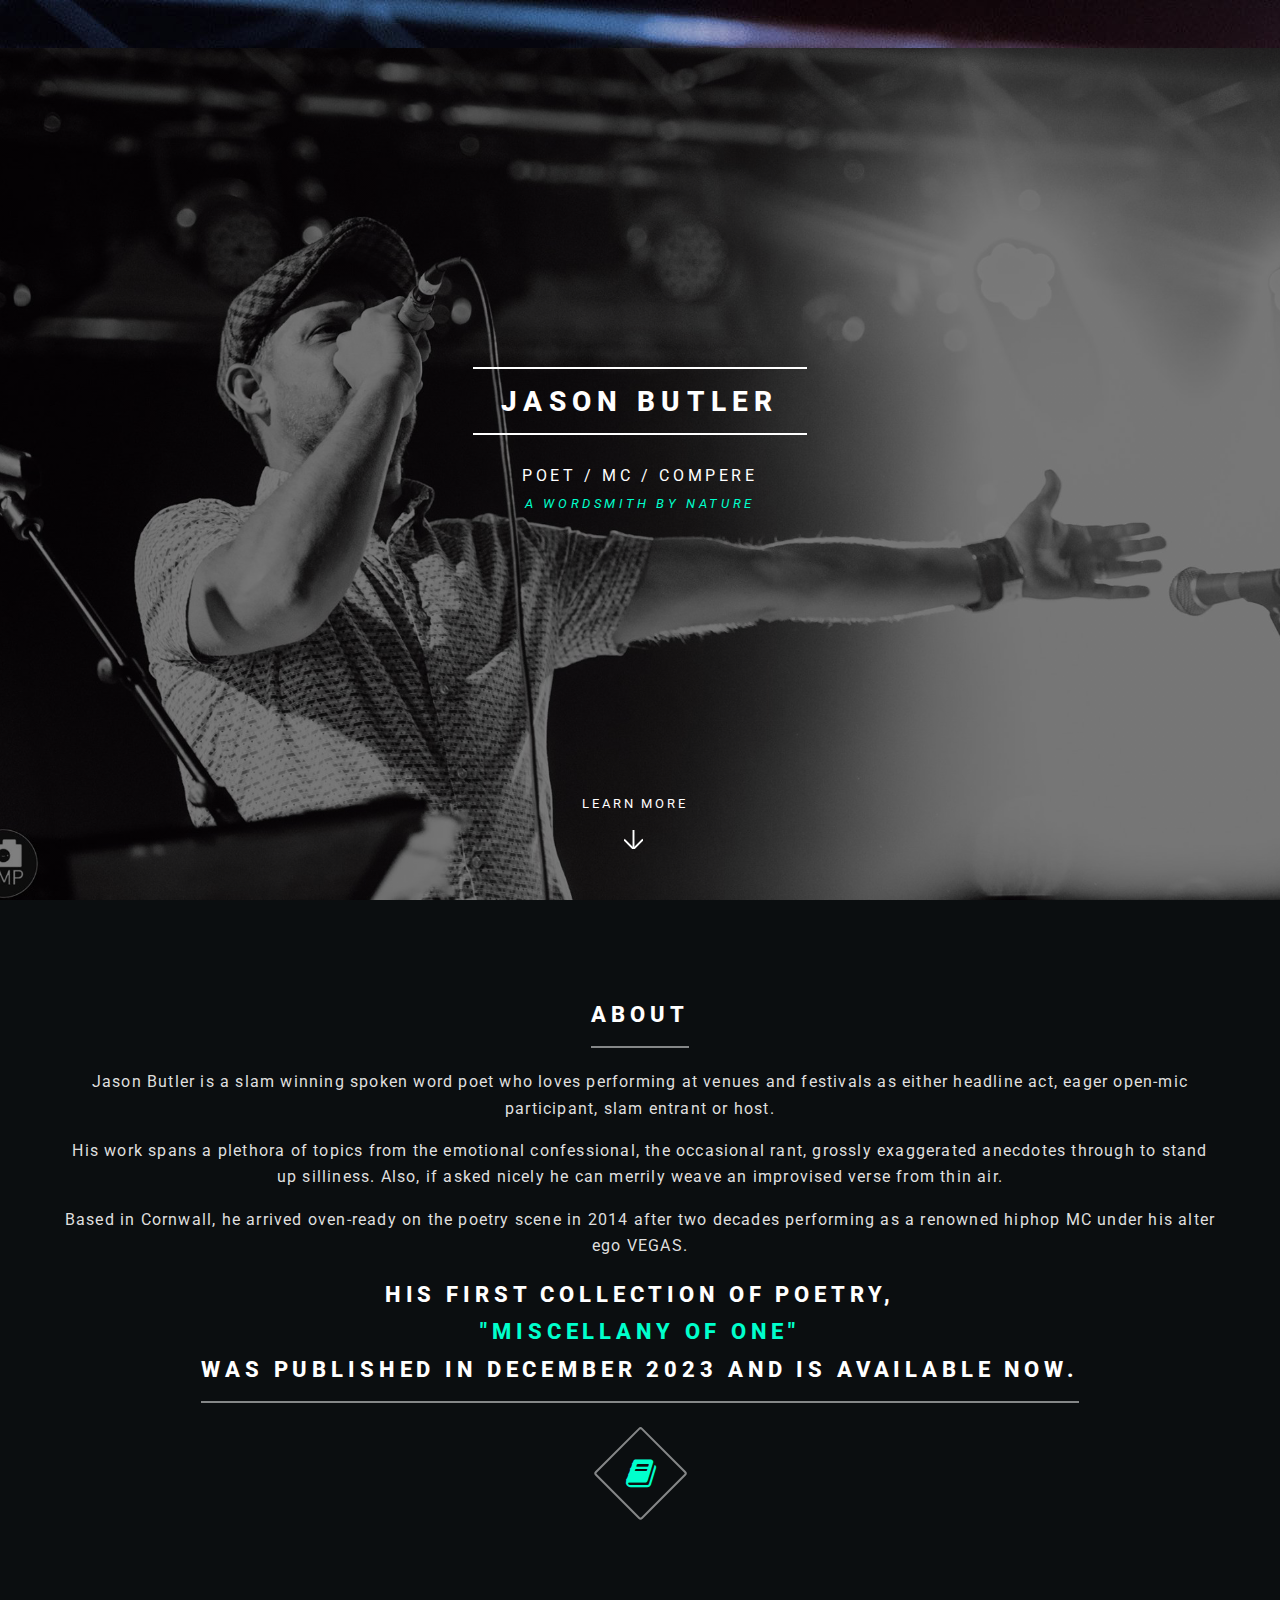
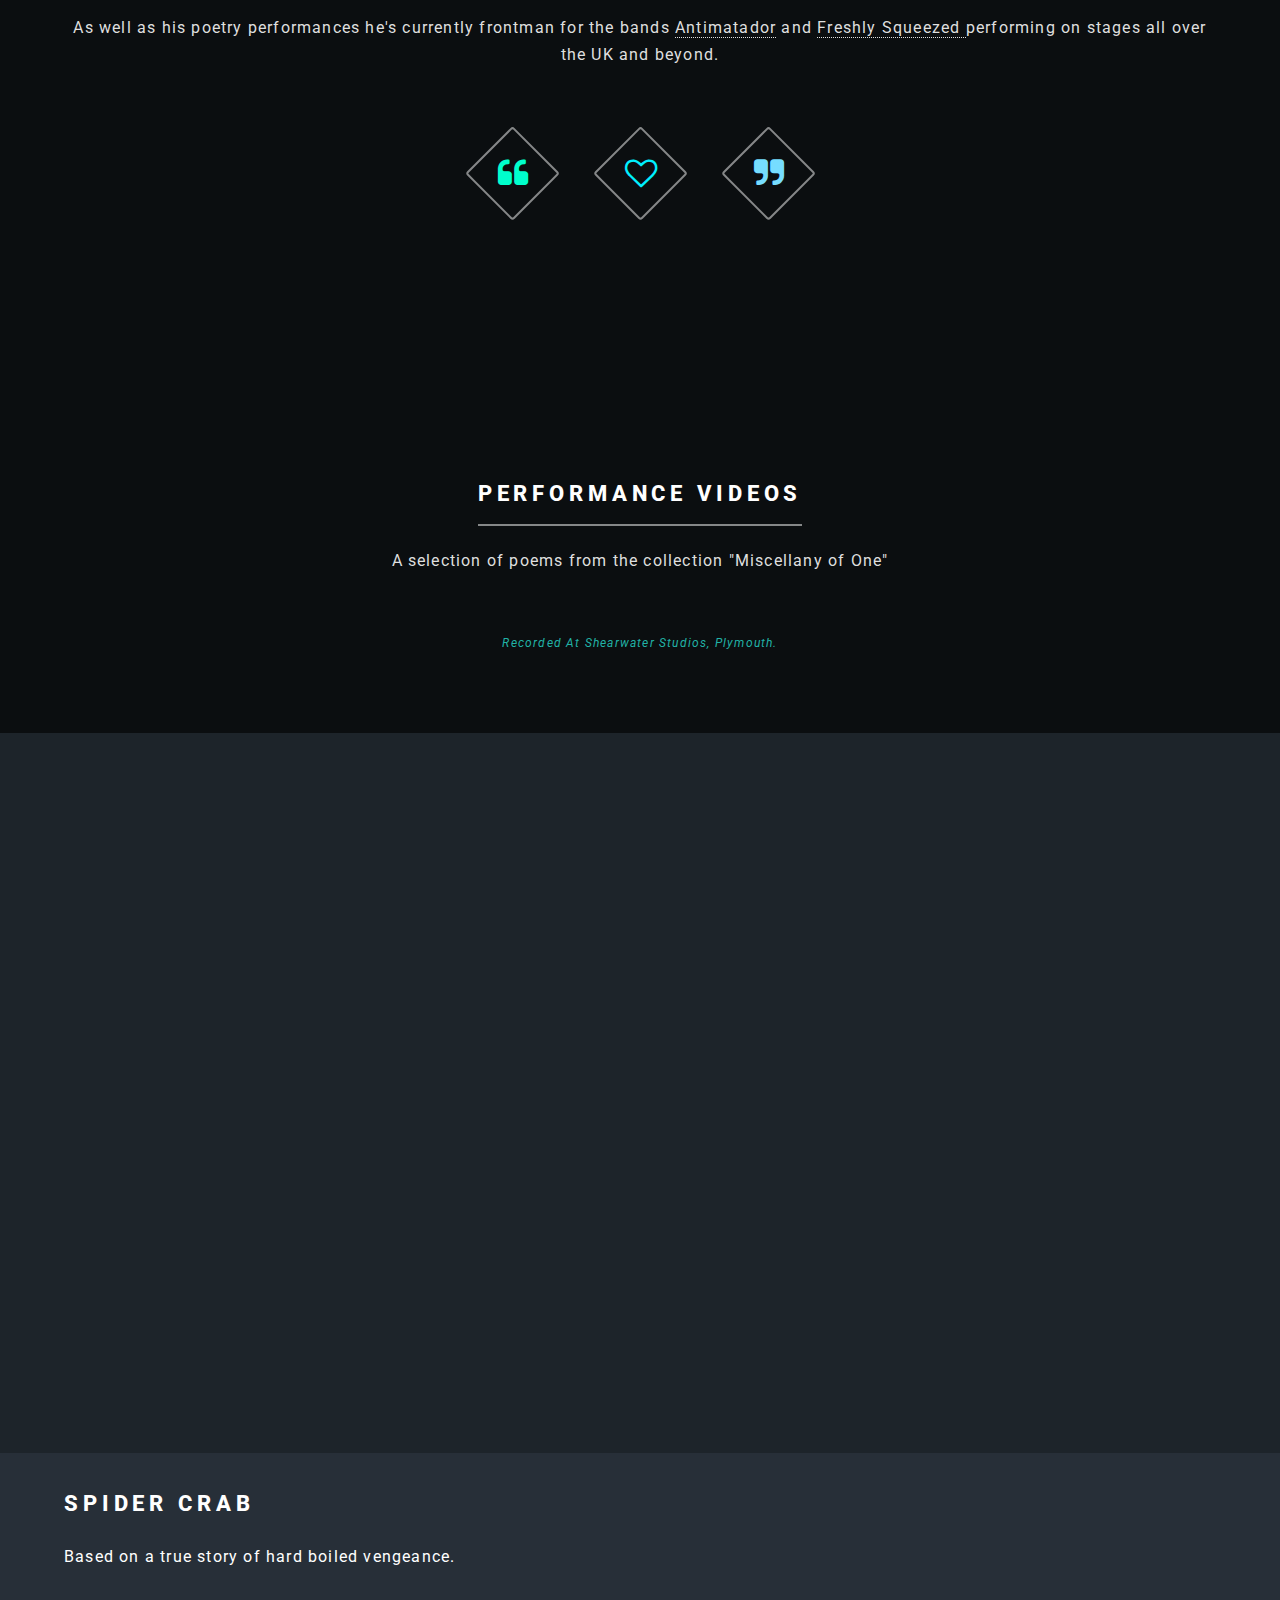
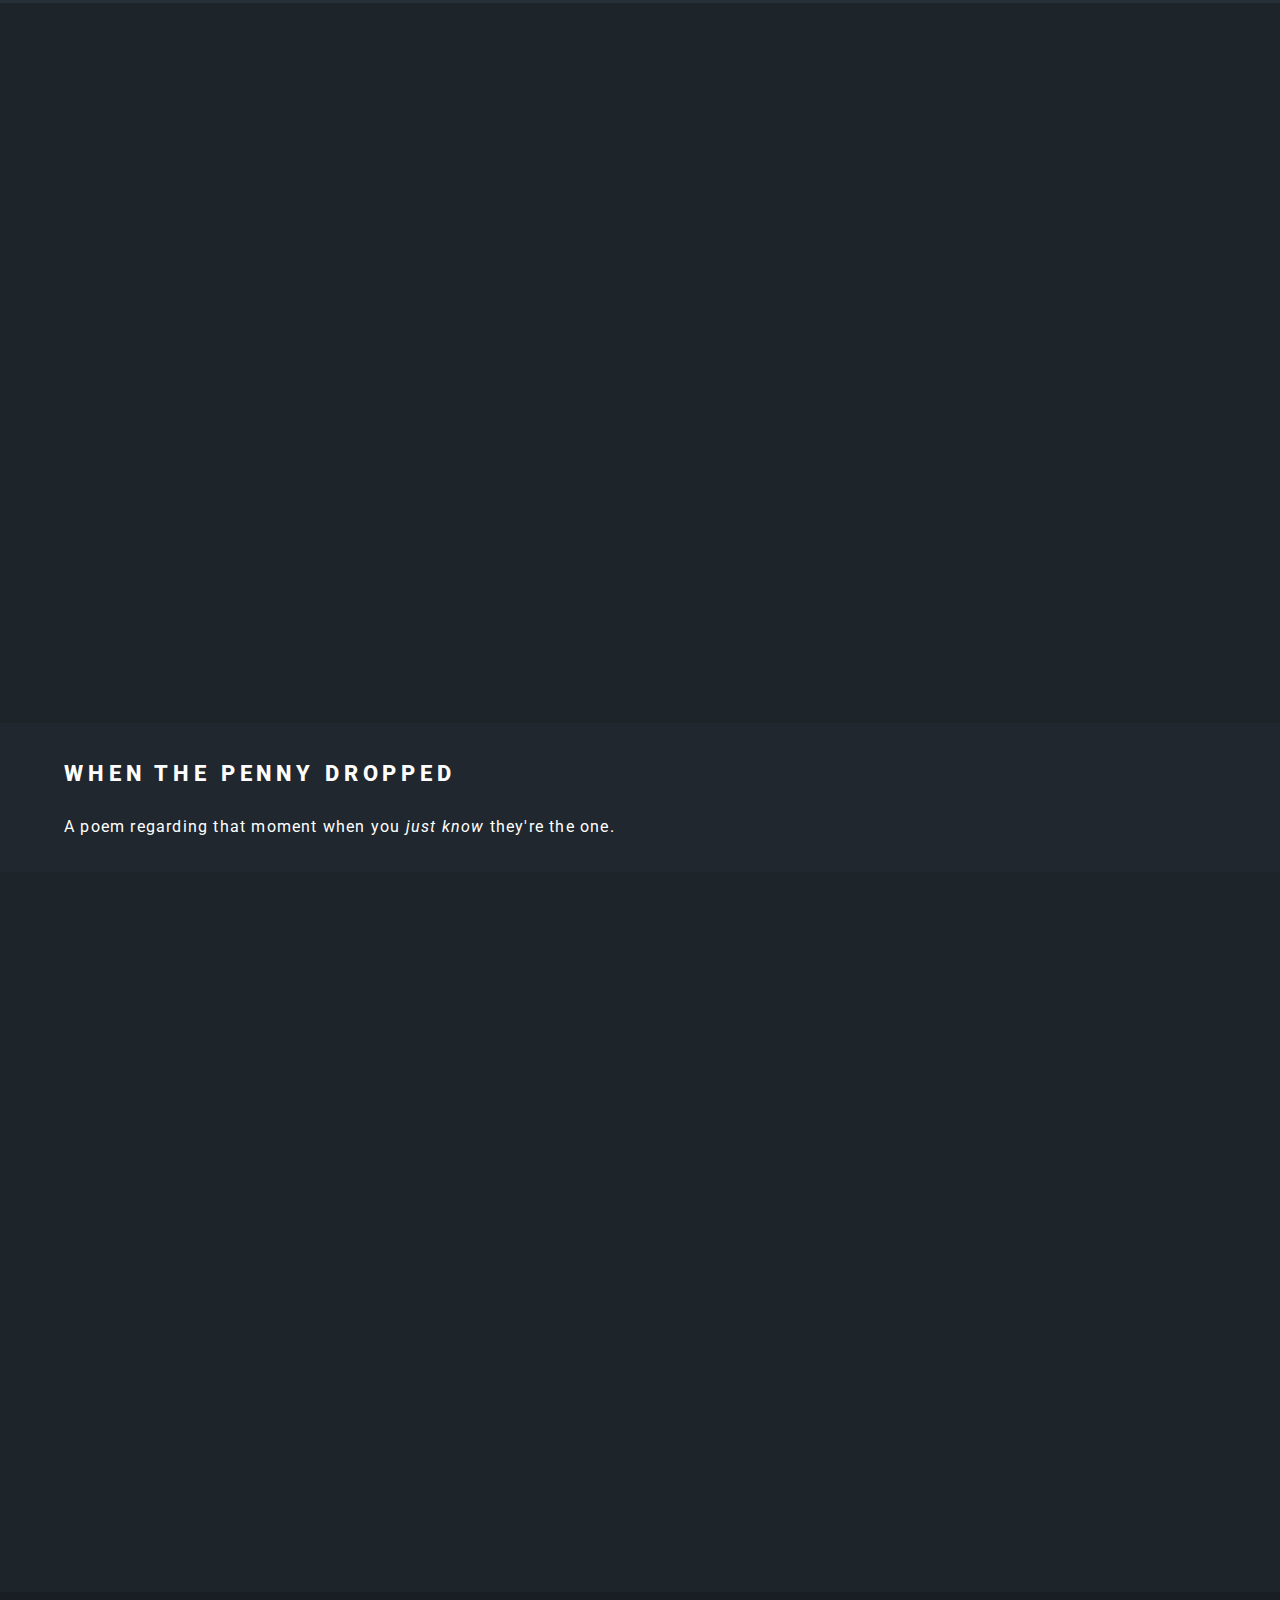
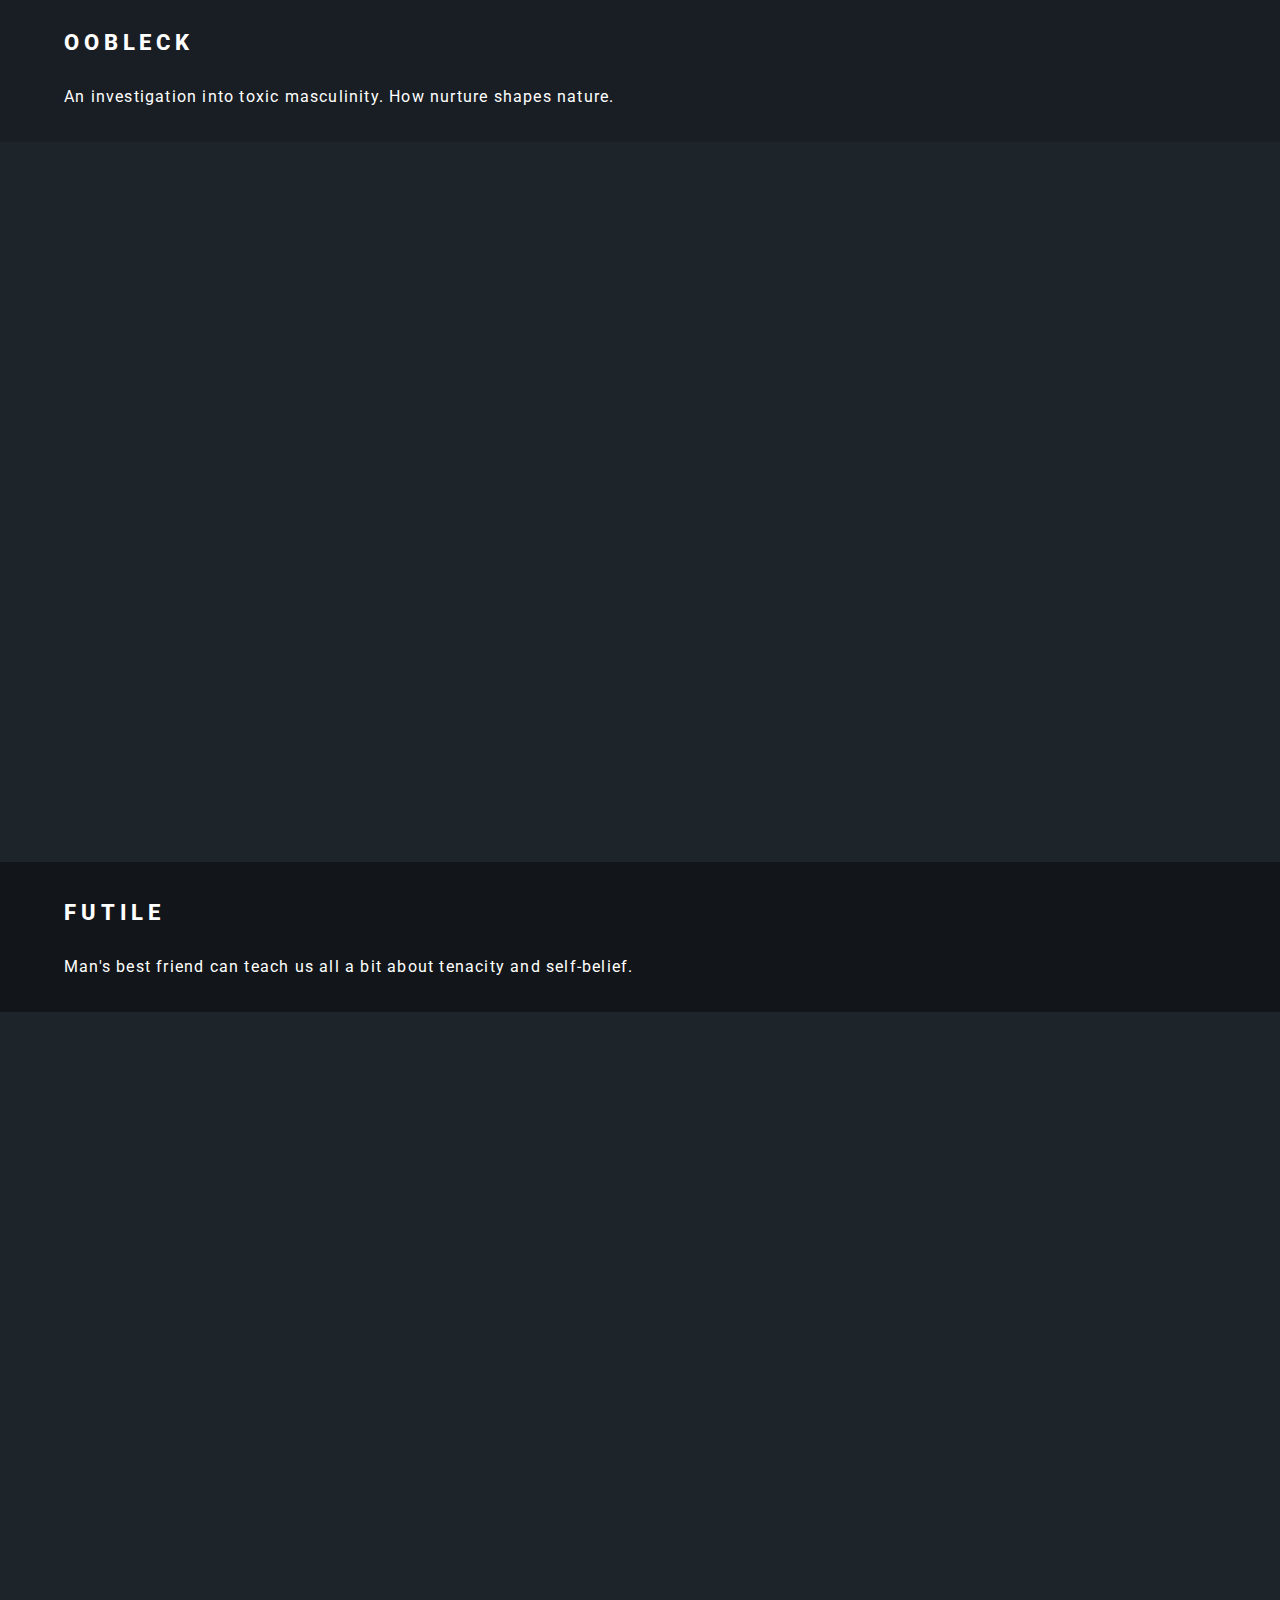
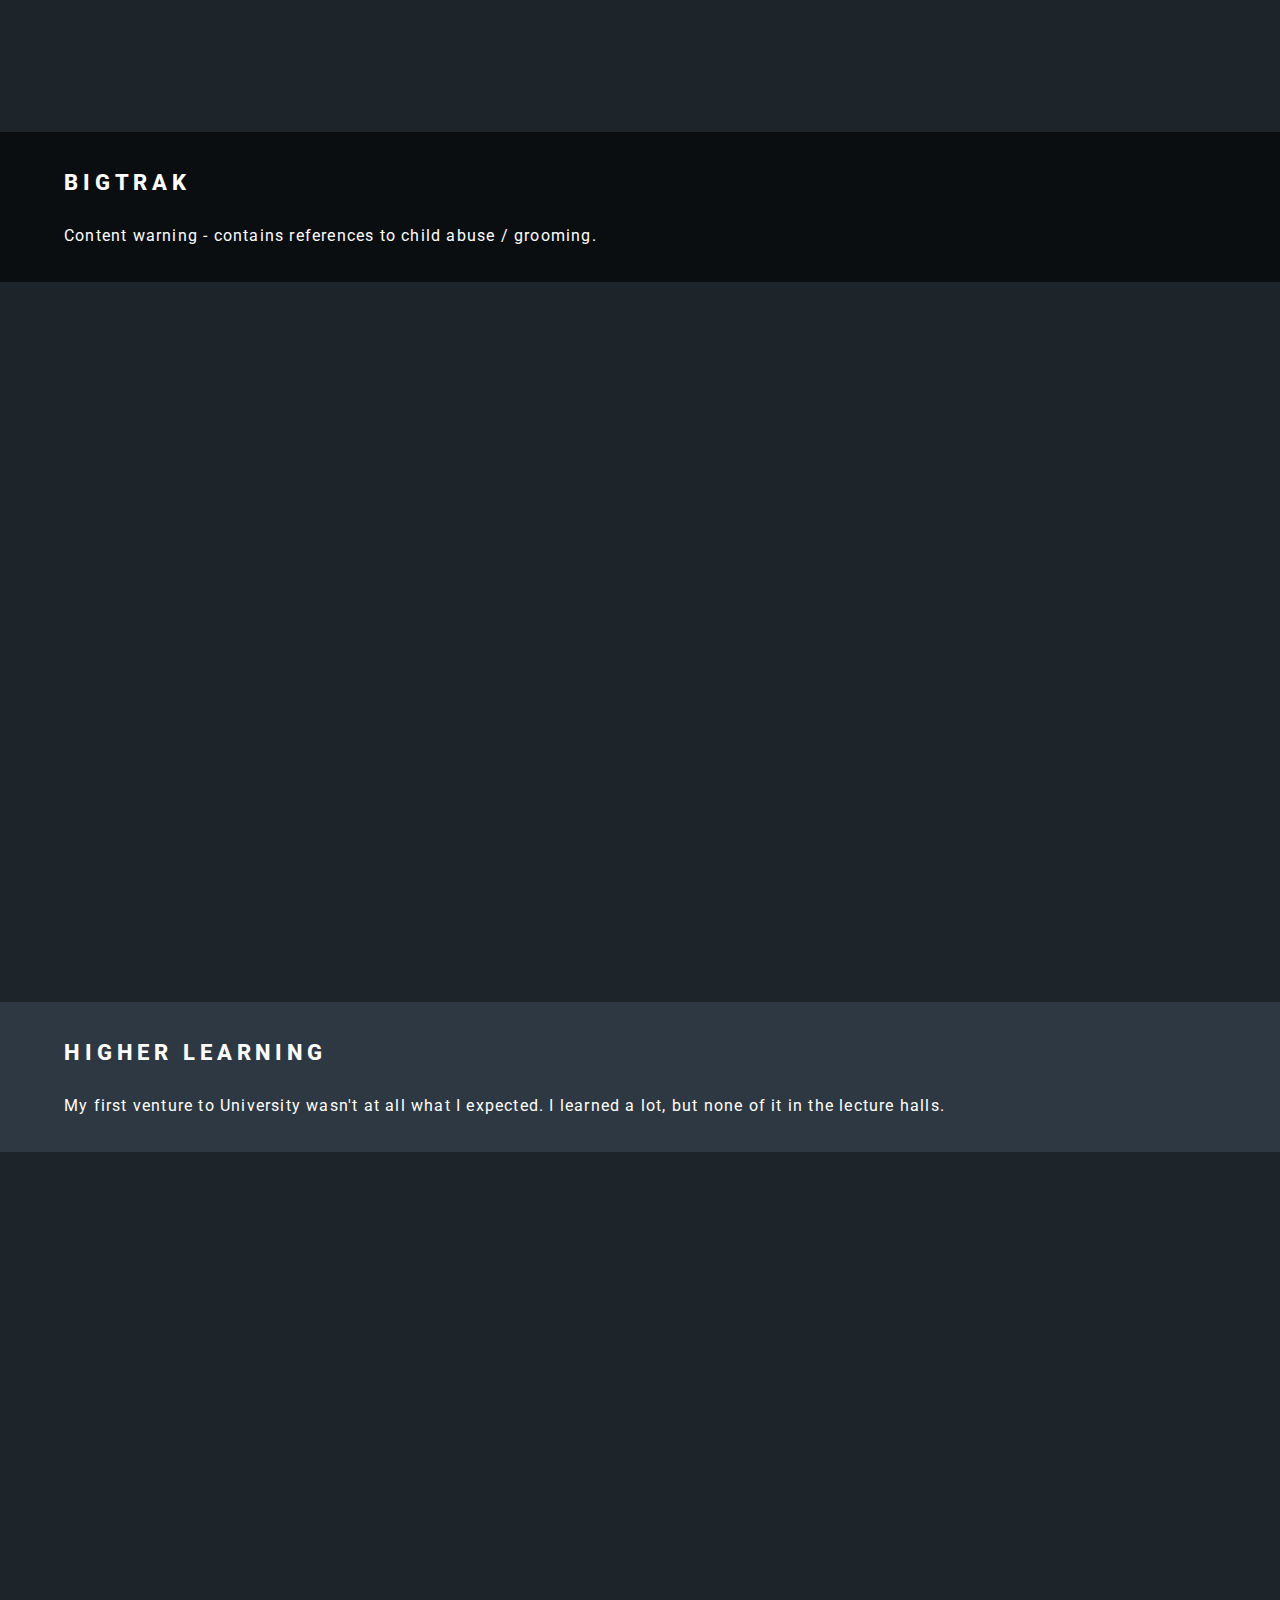
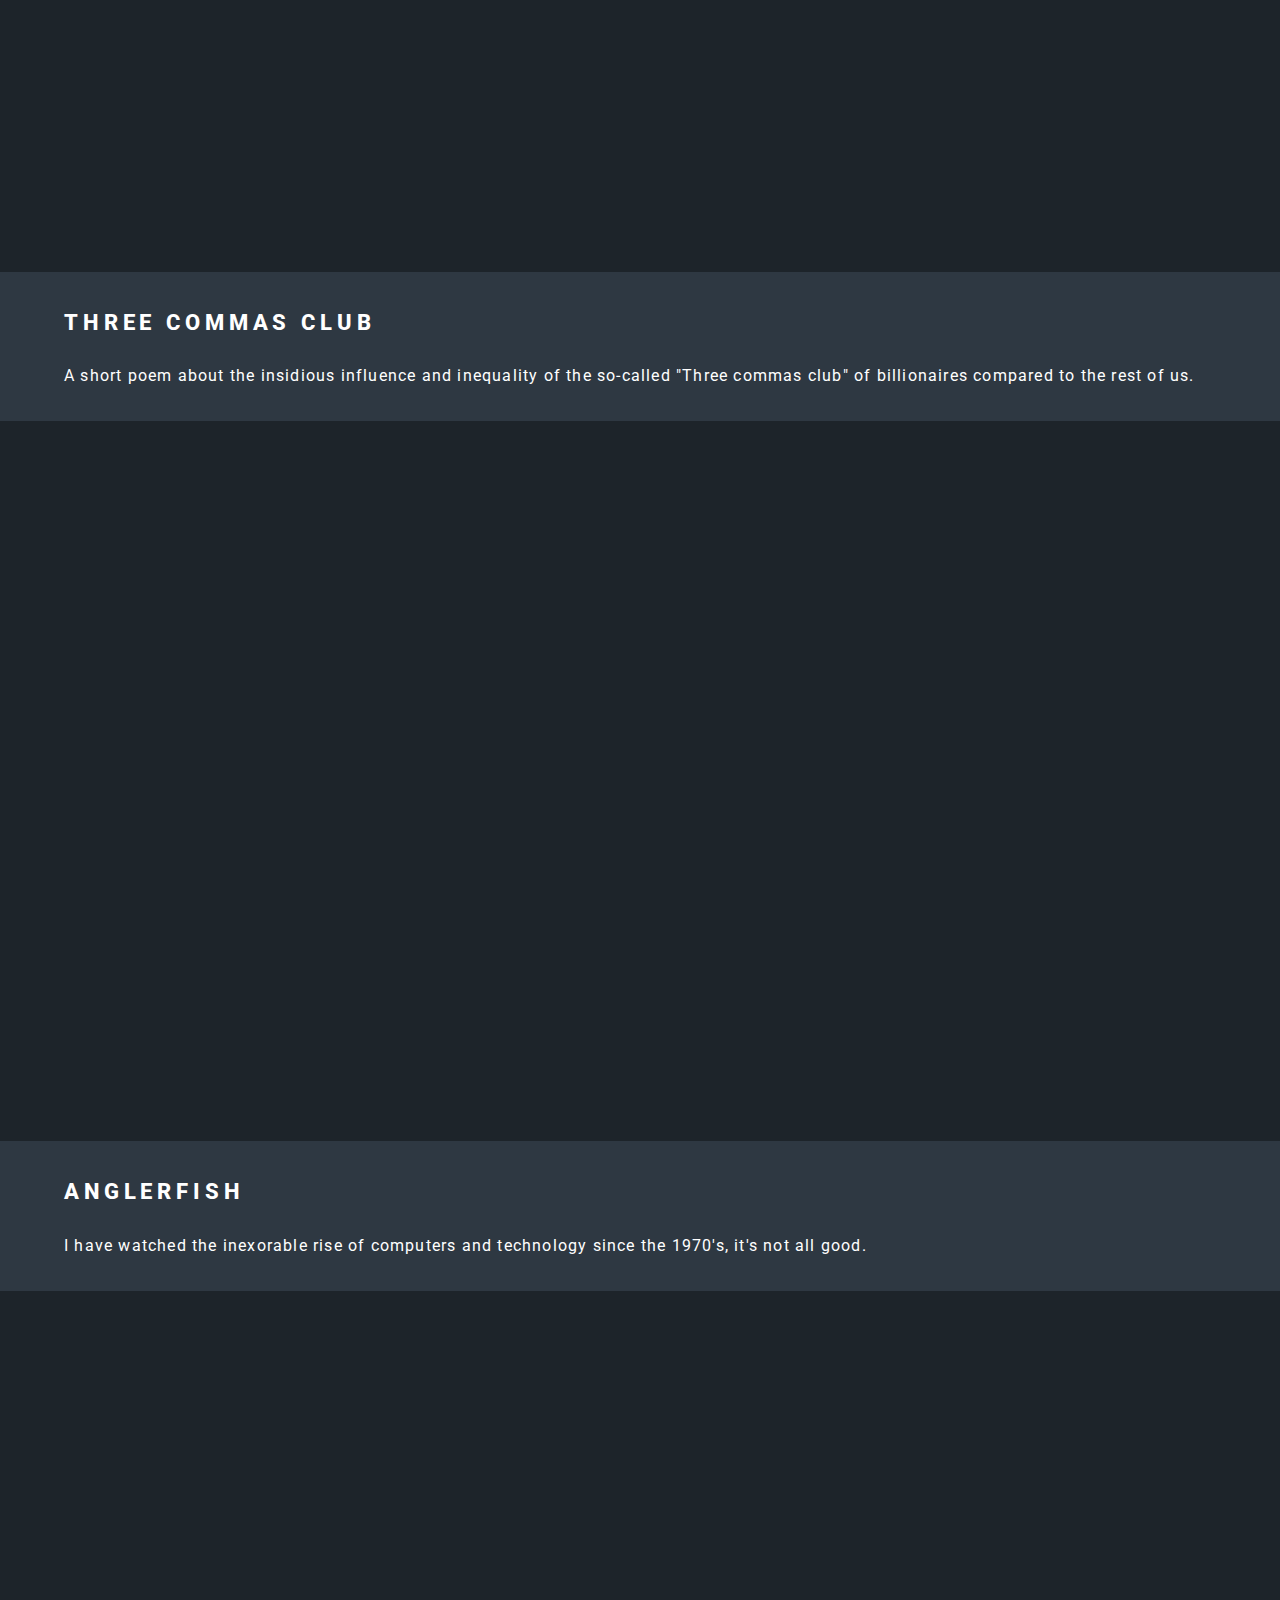
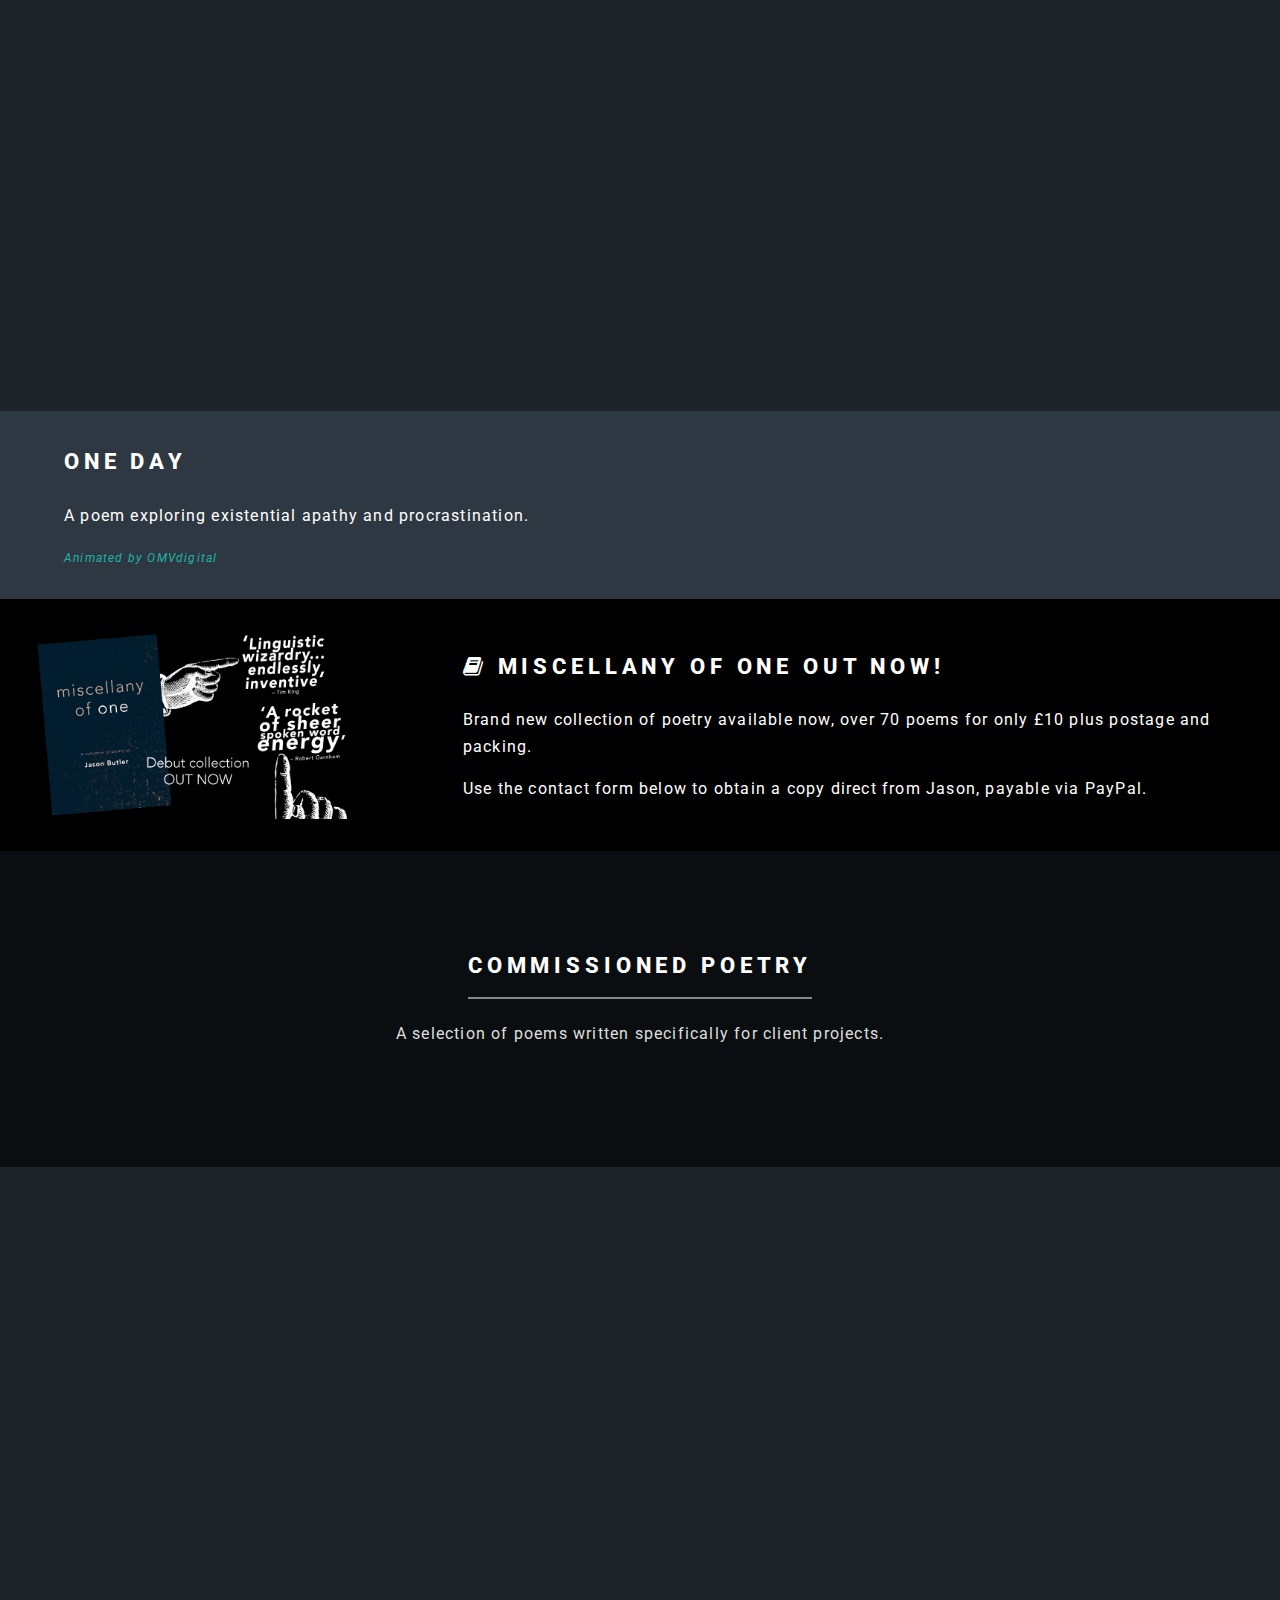
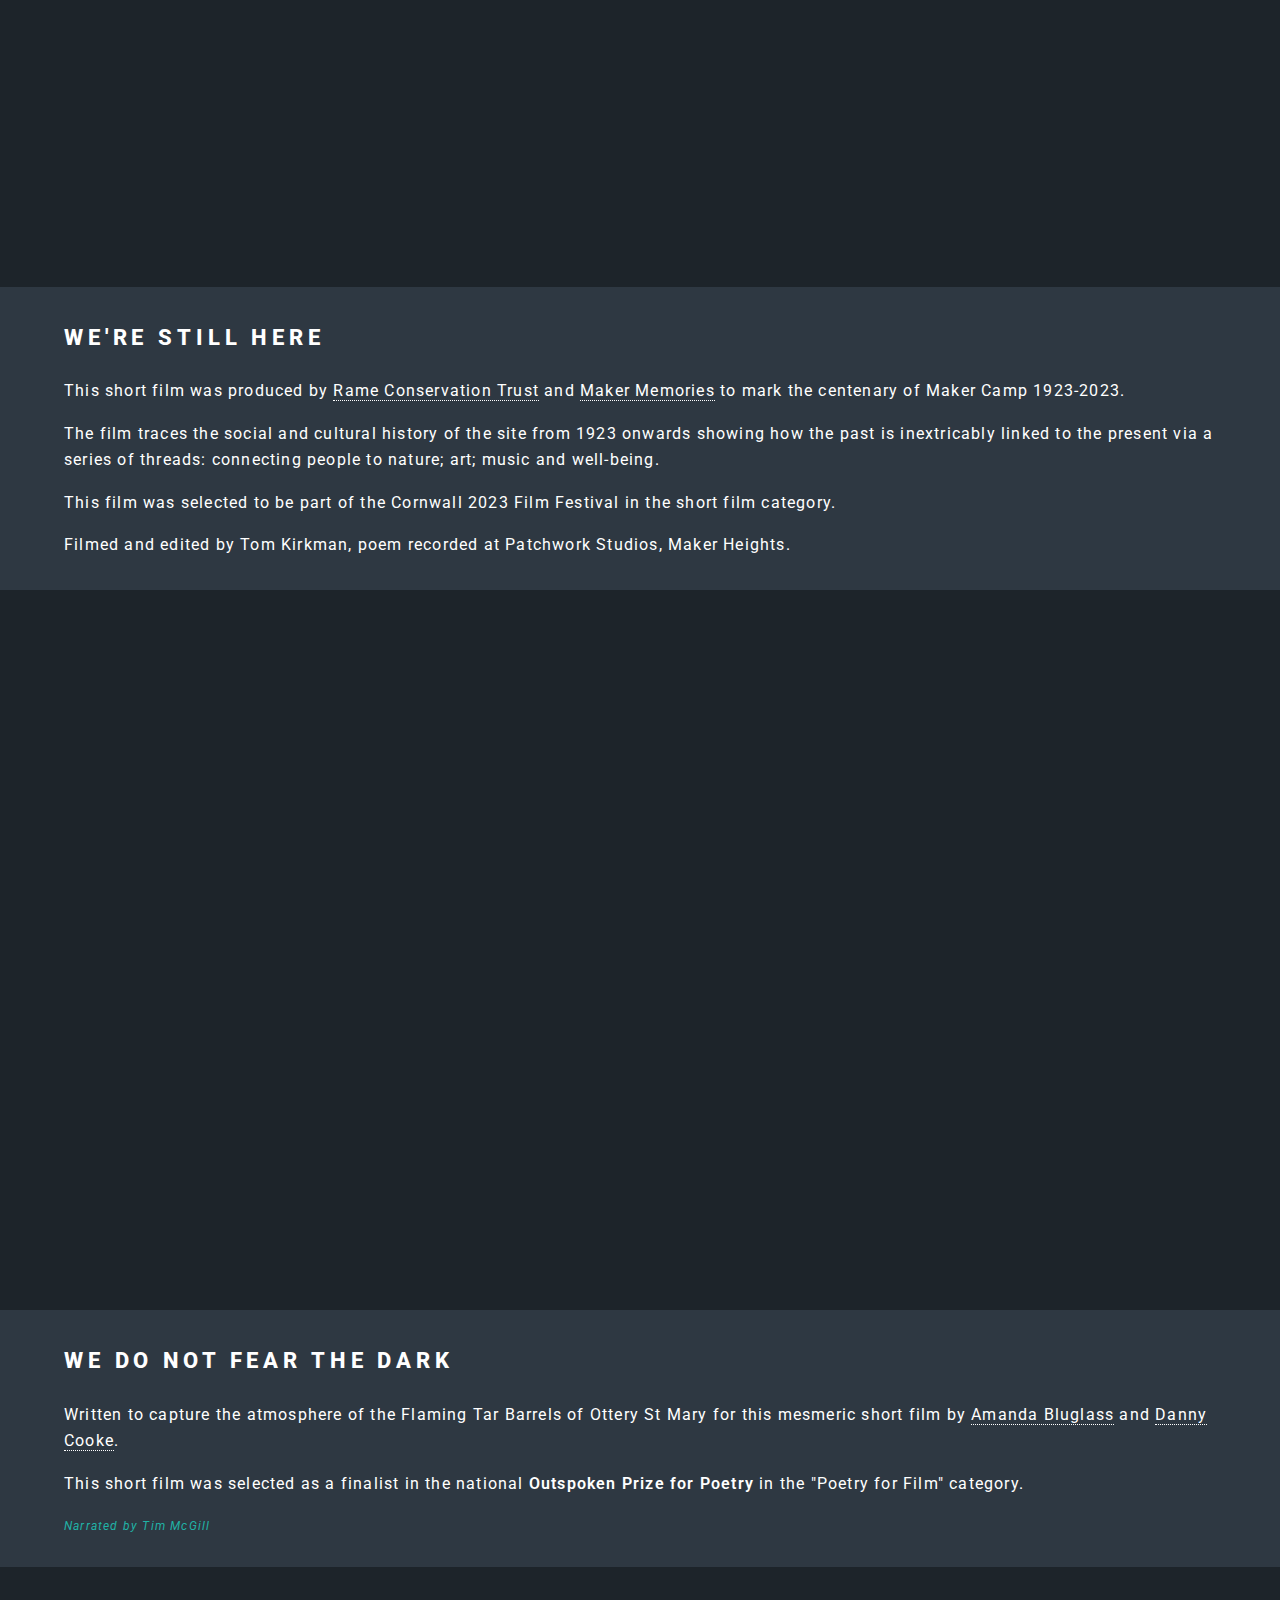
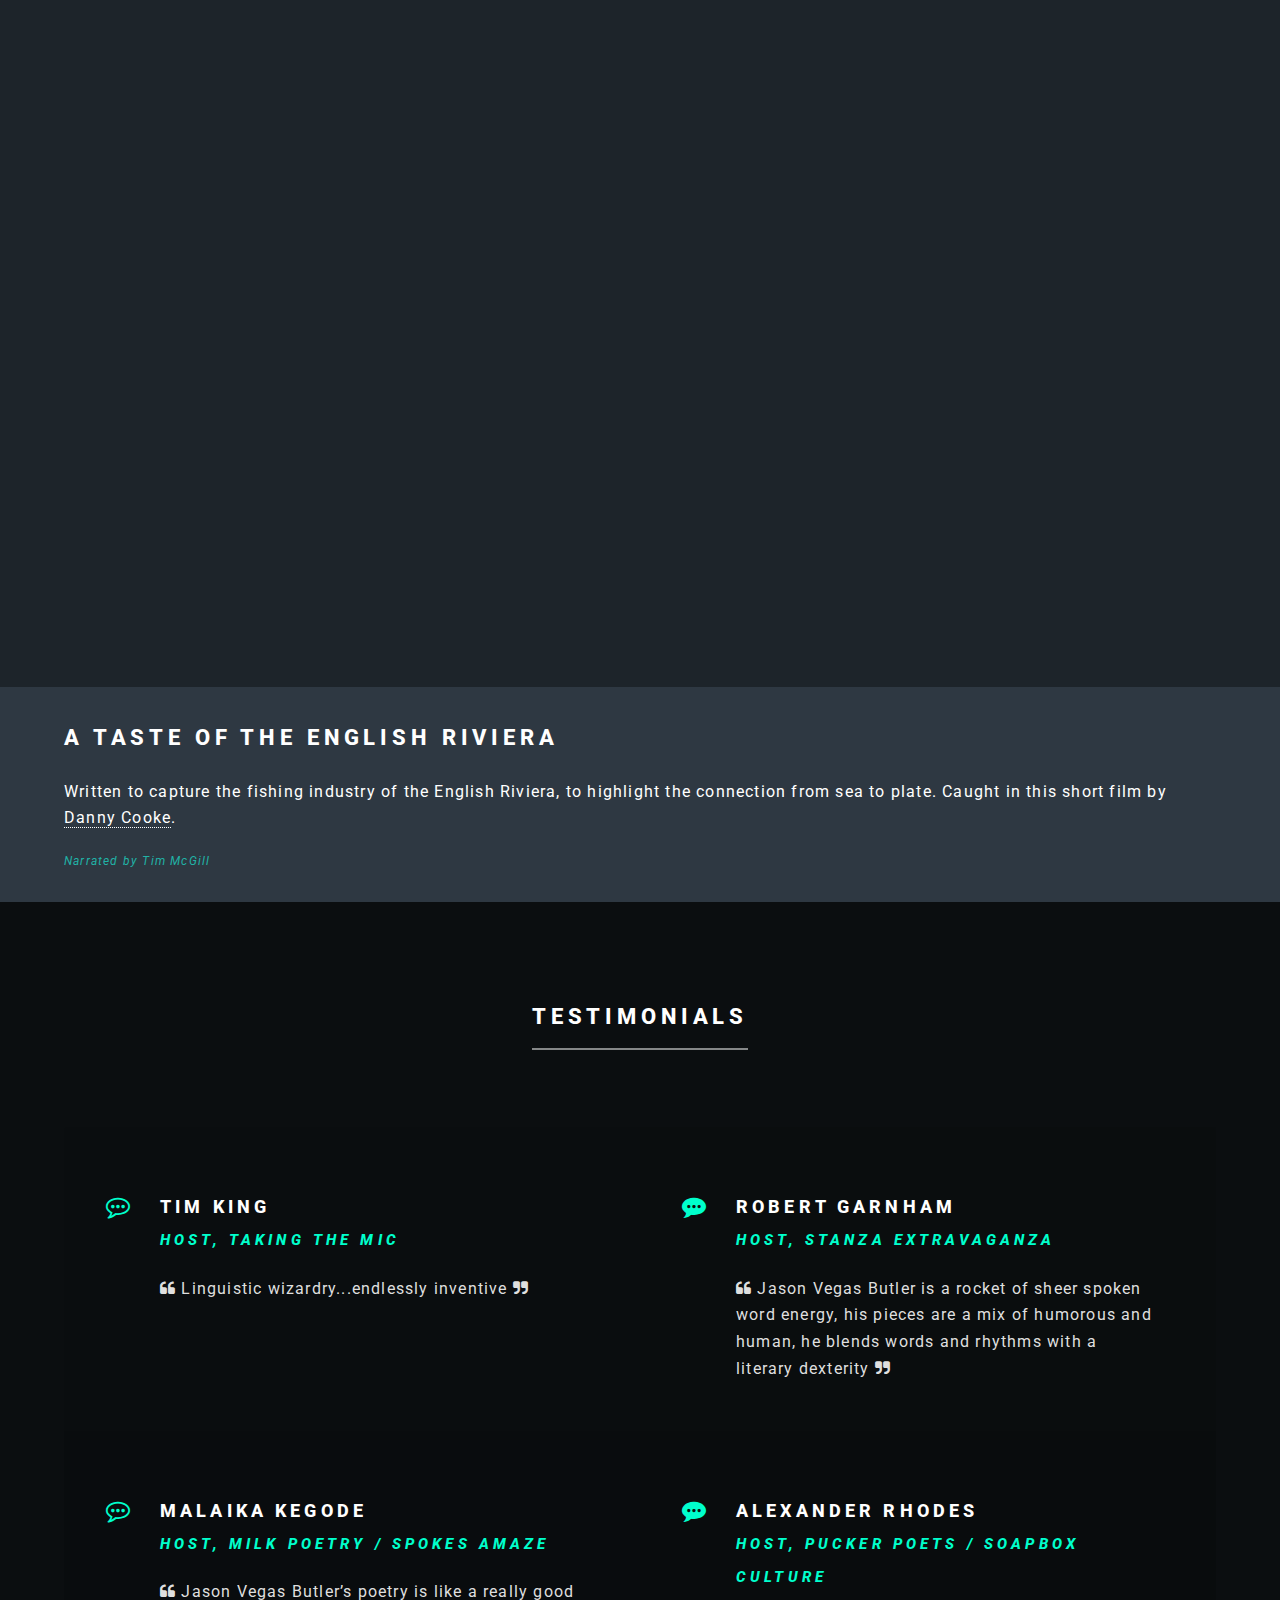
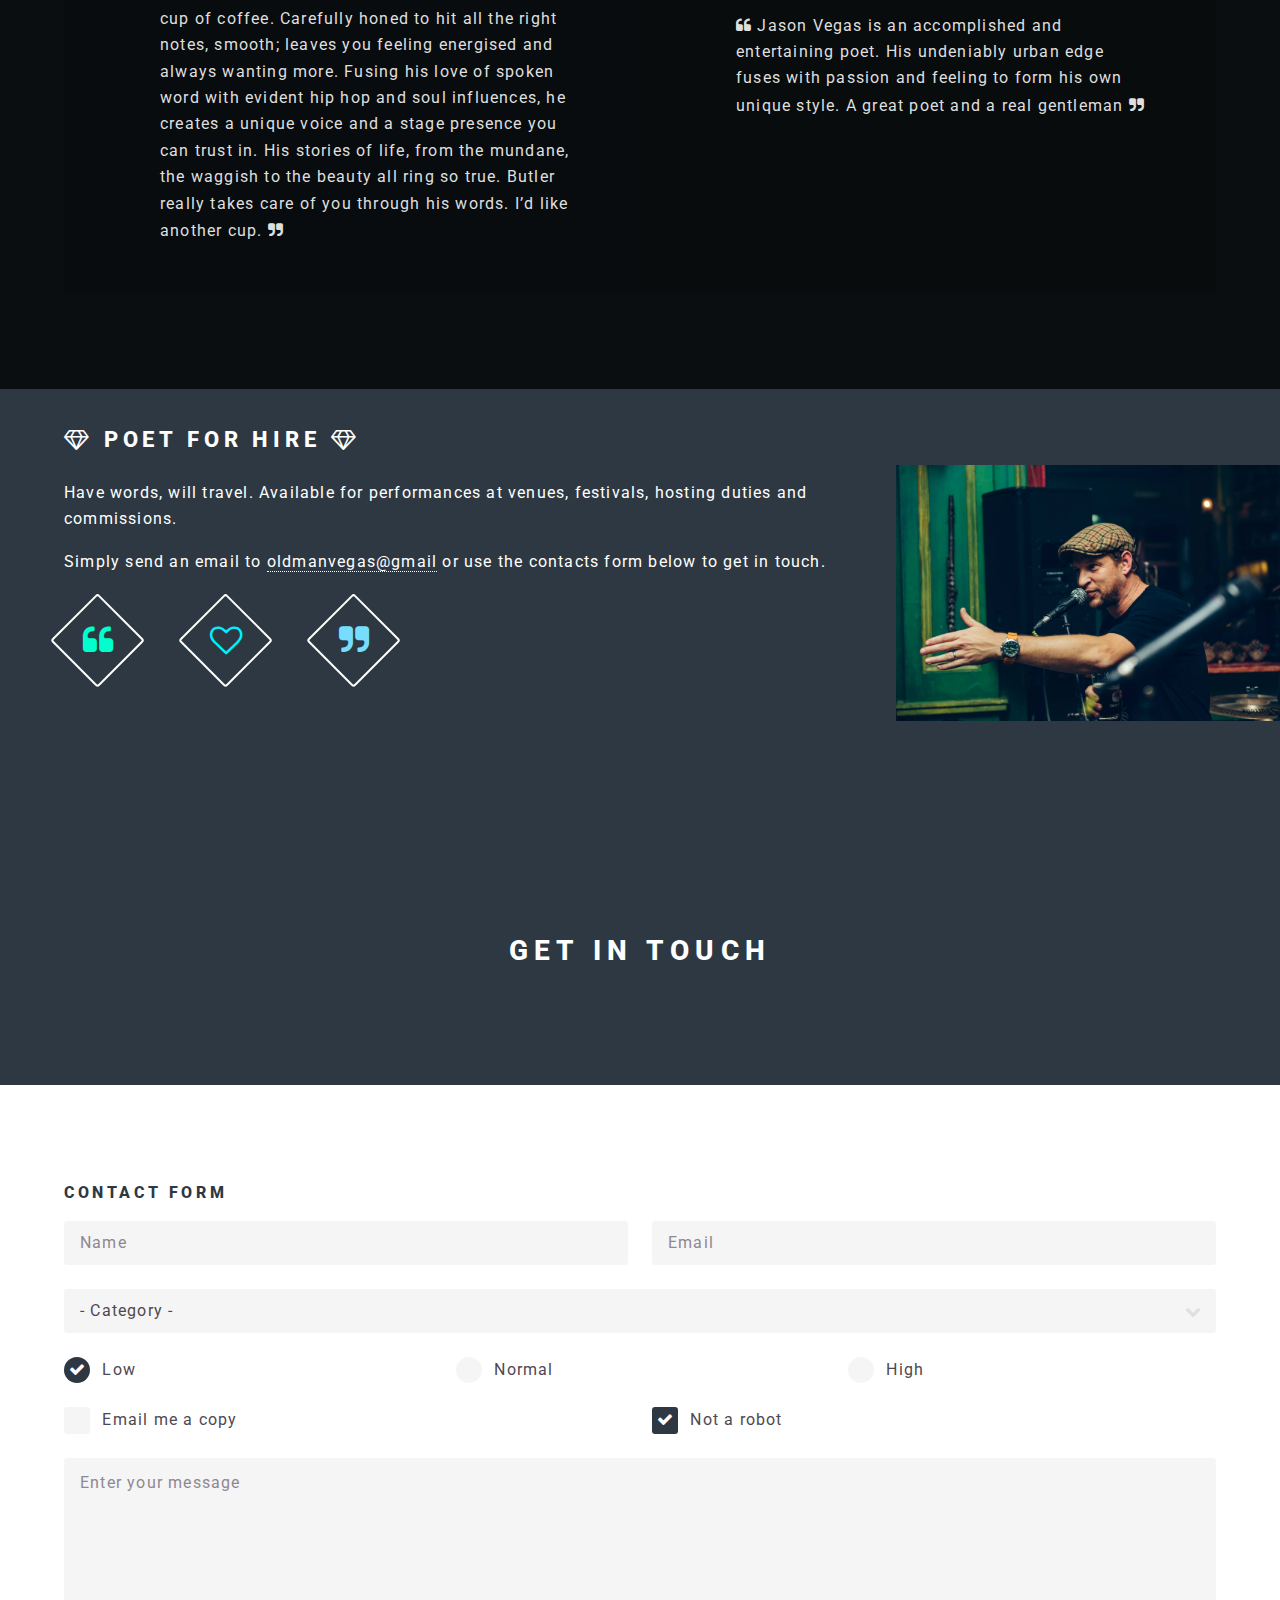
<file: index.html>
<!DOCTYPE HTML>
<!--
	Spectral by HTML5 UP
	html5up.net | @ajlkn
	Free for personal and commercial use under the CCA 3.0 license (html5up.net/license)
-->
<html>
	<head>
		<title>Jason Butler:poet</title>
		<meta charset="utf-8" />
		<meta name="viewport" content="width=device-width, initial-scale=1" />
		<!--[if lte IE 8]><script src="assets/js/ie/html5shiv.js"></script><![endif]-->
		<link rel="stylesheet" href="assets/css/main.css" />
		<!--[if lte IE 8]><link rel="stylesheet" href="assets/css/ie8.css" /><![endif]-->
		<!--[if lte IE 9]><link rel="stylesheet" href="assets/css/ie9.css" /><![endif]-->
	</head>
	<body class="landing">

		<!-- Page Wrapper -->
			<div id="page-wrapper">

				<!-- Header -->
					<header id="header" class="alt">
						<h1><a href="index.html">Jason VEGAS Butler</a></h1>
					</header>

				<!-- Banner -->
					<section id="banner">
						<div class="inner">
							<h2>Jason Butler</h2>
							<p>Poet / MC / Compere<br />
								<span class="byline">A wordsmith by nature</span><br />
							</p>
							
						</div>
						<a href="#one" class="more scrolly">Learn More</a>
					</section>

				<!-- One -->
					<section id="one" class="wrapper style1 special">
						<div class="inner">
							<header class="major">
								<h2>ABOUT</h2>
								<p>Jason Butler is a slam winning spoken word poet who loves performing at venues and festivals as either headline act, eager open-mic participant, slam entrant or host.</p><p>
								His work spans a plethora of topics from the emotional confessional, the occasional rant, grossly exaggerated anecdotes through to stand up silliness. Also, if asked nicely he can merrily weave an improvised verse from thin air.</p><p>Based in Cornwall, he arrived oven-ready on the poetry scene in 2014 after two decades performing as a renowned hiphop MC under his alter ego VEGAS.</p>
								
								<h2>His first collection of poetry, <br><span style="color: #00ffcc;">"Miscellany of One"</span><br> was published in December 2023 and is available now.</h2>
								<ul class="icons major">
									<li><span class="icon fa-book major style1"></span></li>
								</ul>
								<p>As well as his poetry performances he's currently frontman for the bands <a href="https://www.youtube.com/channel/UCBSH1g_Qw-rCexPm3fq7FTA" target="_blank">Antimatador</a> and <a href="https://www.freshlysqueezedfunk.com/" target="_blank">Freshly Squeezed </a>performing on stages all over the UK and beyond.</p>
							</header>
							<ul class="icons major">
								<li><span class="icon fa-quote-left major style1"></span></li>
								<li><span class="icon fa-heart-o major style2"></span></li>
								<li><span class="icon fa-quote-right major style3"></span></li>
							</ul>
						</div>
					</section>

					

				<!-- Two -->
					<section class="wrapper style1 special">			
							<div class="content">
								<header class="major">
									<h2>PERFORMANCE VIDEOS</h2>									
								<p>A selection of poems from the collection "Miscellany of One"</p>				
								</header>
								<p class="lastChild">Recorded At Shearwater Studios, Plymouth.</p>	
							</div>
					</section>

					<section id="two" class="wrapper alt style2">
							<div class="video-responsive">
								<iframe width="560" height="315" src="https://www.youtube.com/embed/yMNTeeLfVYQ?si=ME_jdHChpSMfknsL" title="YouTube video player" frameborder="0" allow="accelerometer; autoplay; clipboard-write; encrypted-media; gyroscope; picture-in-picture; web-share" allowfullscreen></iframe>	
							</div>
							<section class="spotlight">
							
							<div class="content">
										<h2>Spider crab</h2>
										<p>Based on a true story of hard boiled vengeance.</p>
									</div>
						</section>

						<div class="video-responsive">
								<iframe width="560" height="315" src="https://www.youtube.com/embed/l6h83scxBjs?si=_Sy1UK_JG9LeKXEC" title="YouTube video player" frameborder="0" allow="accelerometer; autoplay; clipboard-write; encrypted-media; gyroscope; picture-in-picture; web-share" allowfullscreen></iframe>
							</div>
							<section class="spotlight">
							
							<div class="content">
								<h2>When the penny dropped</h2>
								<p>A poem regarding that moment when you <em>just know</em> they're the one.</p>
							</div>
						</section>

						<div class="video-responsive">
								<iframe width="560" height="315" src="https://www.youtube.com/embed/6mC0WFJyuO0?si=ZXGPB1icM4bymVqI" title="YouTube video player" frameborder="0" allow="accelerometer; autoplay; clipboard-write; encrypted-media; gyroscope; picture-in-picture; web-share" allowfullscreen></iframe>
							</div>
							<section class="spotlight">					
							
							<div class="content">
								<h2>Oobleck</h2>
								<p>An investigation into toxic masculinity. How nurture shapes nature.</p>
							</div>
						</section>

						<div class="video-responsive">
								<iframe width="560" height="315" src="https://www.youtube.com/embed/_G14hNu9dqs?si=Cqw3aIQZlJmVdPrQ&amp;" title="YouTube video player" frameborder="0" allow="accelerometer; autoplay; clipboard-write; encrypted-media; gyroscope; picture-in-picture; web-share" allowfullscreen></iframe>
							</div>
							<section class="spotlight">					
							
							<div class="content">
								<h2>Futile</h2>
								<p>Man's best friend can teach us all a bit about tenacity and self-belief.</p>
							</div>
						</section>

						<div class="video-responsive">
								<iframe width="560" height="315" src="https://www.youtube.com/embed/rXtJ8RLivkg?si=jG00Gouynx_YvYgu&amp;" title="YouTube video player" frameborder="0" allow="accelerometer; autoplay; clipboard-write; encrypted-media; gyroscope; picture-in-picture; web-share" allowfullscreen></iframe>
							</div>
							<section class="spotlight">					
							
							<div class="content">
								<h2>Bigtrak</h2>
								<p>Content warning - contains references to child abuse / grooming.</p>
							</div>
						</section>

						<div class="video-responsive">
								<iframe width="560" height="315" src="https://www.youtube.com/embed/gW9Nd-ZIqDY?si=gF1ws8vkz6ijzdPU&amp;" title="YouTube video player" frameborder="0" allow="accelerometer; autoplay; clipboard-write; encrypted-media; gyroscope; picture-in-picture; web-share" allowfullscreen></iframe>
							</div>
							<section class="spotlight">					
							
							<div class="content">
								<h2>Higher Learning</h2>
								<p>My first venture to University wasn't at all what I expected. I learned a lot, but none of it in the lecture halls.</p>
							</div>
						</section>

						<div class="video-responsive">
								<iframe width="560" height="315" src="https://www.youtube.com/embed/1a_L50laK9g?si=DNvobMNy0jCb3S9f" title="YouTube video player" frameborder="0" allow="accelerometer; autoplay; clipboard-write; encrypted-media; gyroscope; picture-in-picture; web-share" allowfullscreen></iframe>
							</div>
							<section class="spotlight">					
							
							<div class="content">
								<h2>Three Commas Club</h2>
								<p>A short poem about the insidious influence and inequality of the so-called "Three commas club" of billionaires compared to the rest of us.</p>
							</div>
						</section>

						<div class="video-responsive">
								<iframe width="560" height="315" src="https://www.youtube.com/embed/W79eyK75B-8?si=horVhCDaN9ZNIw76" title="YouTube video player" frameborder="0" allow="accelerometer; autoplay; clipboard-write; encrypted-media; gyroscope; picture-in-picture; web-share" allowfullscreen></iframe>
							</div>
							<section class="spotlight">					
							
							<div class="content">
								<h2>Anglerfish</h2>
								<p>I have watched the inexorable rise of computers and technology since the 1970's, it's not all good.</p>
							</div>
						</section>

						
						


							<div class="video-responsive">
								<iframe width="560" height="315" src="https://www.youtube.com/embed/6eRnVLKAtA8" title="YouTube video player" frameborder="0" allow="accelerometer; autoplay; clipboard-write; encrypted-media; gyroscope; picture-in-picture; web-share" allowfullscreen></iframe>
							</div>
							<section class="spotlight">
								
								<div class="content">
									<h2>One Day</h2>
									<p>A poem exploring existential apathy and procrastination.</p>
									<p class="lastChild">Animated by OMVdigital</p>
								</div>
							</section>

							<section class="spotlight" style="background-color: black;">
								<div class="image" style="padding: 2em;"><img src="images/bookCoverPromo.png" alt="" /></div>
								<div class="content" >
									
									<h2><span class="icon fa-book"></span> Miscellany of One OUT NOW!</h2>
									<p>Brand new collection of poetry available now, over 70 poems for only £10 plus postage and packing.</p>
									<p>Use the contact form below to obtain a copy direct from Jason, payable via PayPal.</p>
								</div>
							</section>
						<!--
							Poetry commissions

						-->

						<section class="wrapper style1 special">				
							<div class="content">
								<header class="major">
									<h2>COMMISSIONED POETRY</h2>
									<p>A selection of poems written specifically for client projects.</p>			
								</header>
							</div>
						</section>

						<div class="video-responsive">
								<iframe width="560" height="315" src="https://www.youtube.com/embed/pv1Lx3lICxk?si=_ssUXP_IlWO9SyBU" title="YouTube video player" frameborder="0" allow="accelerometer; autoplay; clipboard-write; encrypted-media; gyroscope; picture-in-picture; web-share" allowfullscreen></iframe>
							</div>	
							<section class="spotlight">
							
							
							<div class="content">
								<h2>We're Still Here</h2>
								<p>This short film was produced by <a href="www.rameconservationtrust.org.uk" target="_blank">Rame Conservation Trust</a> and <a href="www.makermemories.org" target="_blank">Maker Memories</a> to mark the centenary of Maker Camp 1923-2023. 
									<p>The film traces the social and cultural history of the site from 1923 onwards showing how the past is inextricably linked to the present via a series of threads: connecting people to nature; art; music and well-being.</p>
									<p>This film was selected to be part of the Cornwall 2023 Film Festival in the short film category.</p>
								
								<p>Filmed and edited by Tom Kirkman, poem recorded at Patchwork Studios, Maker Heights.</p>
							</div>					
						</section>
							
						<div class="video-responsive">
								<iframe src="https://player.vimeo.com/video/312922113" frameborder="0" allow="autoplay; fullscreen; picture-in-picture"></iframe>
							</div>
							<section class="spotlight">
							
								
							<div class="content">
								<h2>We Do Not Fear the Dark</h2>
								<p>Written to capture the atmosphere of the Flaming Tar Barrels of Ottery St Mary for this mesmeric short film by <a href="https://www.amandabluglass.co.uk/" target="_blank">Amanda Bluglass</a> and <a href="https://vimeo.com/dannycooke" target="_blank">Danny Cooke</a>.
								</p>
								<p>This short film was selected as a finalist in the national <strong>Outspoken Prize for Poetry</strong> in the "Poetry for Film" category. </p><p class="lastChild">Narrated by Tim McGill</p>
							</div>					
						</section>

						

						<div class="video-responsive">
								<iframe src="https://player.vimeo.com/video/651110750"  frameborder="0" allow="autoplay; fullscreen; picture-in-picture" ></iframe>

							</div>
							<section class="spotlight">
							
								
							<div class="content">
								<h2>A Taste of the English Riviera</h2>
								<p>Written to capture the fishing industry of the English Riviera, to highlight the connection from sea to plate. Caught in this short film by <a href="https://vimeo.com/dannycooke" target="_blank">Danny Cooke</a>.
								</p>
								<p class="lastChild">Narrated by Tim McGill</p>
							</div>					
						</section>


							
						
						<section id="three" class="wrapper style1 special">
						<div class="inner">
							<header class="major">
								<h2>Testimonials</h2>

							</header>
							<ul class="features">
								
								<li class="icon fa-commenting-o">
									<h3>Tim King<br><span class="byline"> Host, Taking The Mic</span></h3>
									<p><span class="icon fa-quote-left "></span> Linguistic wizardry...endlessly inventive <span class="icon fa-quote-right "></span></p>
								</li>
								<li class="icon fa-commenting">
									<h3>Robert Garnham<br><span class="byline"> Host, Stanza Extravaganza</span></h3>
									<p><span class="icon fa-quote-left "></span> Jason Vegas Butler is a rocket of sheer spoken word energy, his pieces are a mix of humorous and human, he blends words and rhythms with a literary dexterity <span class="icon fa-quote-right "></span></p>
								</li>
								
								<li class="icon fa-commenting-o">
									<h3>Malaika Kegode<br><span class="byline"> Host, Milk Poetry / Spokes Amaze</span></h3>
									<p><span class="icon fa-quote-left "></span> Jason Vegas Butler’s poetry is like a really good cup of coffee. Carefully honed to hit all the right notes, smooth; leaves you feeling energised and always wanting more. Fusing his love of spoken word with evident hip hop and soul influences, he creates a unique voice and a stage presence you can trust in. His stories of life, from the mundane, the waggish to the beauty all ring so true. Butler really takes care of you through his words. I’d like another cup. <span class="icon fa-quote-right "></span></p>
								</li>
								<li class="icon fa-commenting">
									<h3>Alexander Rhodes<br><span class="byline"> Host, Pucker Poets / Soapbox Culture</span></h3>
									<p><span class="icon fa-quote-left "></span> Jason Vegas is an accomplished and entertaining poet. His undeniably urban edge fuses with passion and feeling to form his own unique style. A great poet and a real gentleman <span class="icon fa-quote-right "></span></p>
								</li>
								
								
								
							</ul>
						</div>
					</section>	
								
									
						
						
						
						
						
							
							
		
							
						
						
						
						
						








						

						<section class="spotlight">
							<div class="image"><img src="images/bread.jpg" alt="" /></div><div class="content">
								<h2><span class="icon fa-diamond"></span> Poet for hire <span class="icon fa-diamond"></span></h2>
								<p>Have words, will travel. Available for performances at venues, festivals, hosting duties and commissions.</p><p>Simply send an email to <a href="mailto:oldmanvegas@gmail.com">oldmanvegas@gmail</a> or use the contacts form below to get in touch.</p>
								<ul class="icons major">
										<li><span class="icon fa-quote-left major style1"><span class="label">Lorem</span></span></li>
										<li><span class="icon fa-heart-o major style2"><span class="label">Ipsum</span></span></li>
										<li><span class="icon fa-quote-right major style3"><span class="label">Dolor</span></span></li>
									</ul>
							</div>
						</section>
					</section>

				<!-- Three -->
					
				<!-- <section id="one" class="wrapper style1 special">
					<div class="inner">
						<header class="major">
							<h2>I've always <em>liked</em> poetry</h2>
							<p>When I was ten I had my first poem published - it was a poem for Mother's Day which found it's way into the <i>Maidenhead Advertiser</i> alongside an awkward looking photograph of a young waif clutching a pad and pen. <br><strong><em>It was an awful poem</em>.</p>
							<p>In my teens the poetry turned into lyrics, filtered through the prism of a lifelong love of hiphop and its intricate wordplay.</p>
							<p>After over 20 years of performing as an MC, I turned to performing poetry and after numerous slam victories, gigs, festival appearances and hosting <i>RHYMEWARP</i> @ the BBar Plymouth...</p><h2>I <span class="icon fa-heart-o"></span> poetry</h2>
						</header>
						<ul class="icons major">
							<li><span class="icon fa-quote-left major style1"><span class="label">Lorem</span></span></li>
							<li><span class="icon fa-heart-o major style2"><span class="label">Ipsum</span></span></li>
							<li><span class="icon fa-quote-right major style3"><span class="label">Dolor</span></span></li>
						</ul>
					</div>
				</section> -->
				<!-- CTA -->
					
				<article id="main">
						<header>
							<h2>Get in touch</h2>
						</header>
						<section class="wrapper style5">
							<div class="inner">

								<!-- <h3>Lorem ipsum dolor</h3>
								<p>Morbi mattis mi consectetur tortor elementum, varius pellentesque velit convallis. Aenean tincidunt lectus auctor mauris maximus, ac scelerisque ipsum tempor. Duis vulputate ex et ex tincidunt, quis lacinia velit aliquet. Duis non efficitur nisi, id malesuada justo. Maecenas sagittis felis ac sagittis semper. Curabitur purus leo, tempus sed finibus eget, fringilla quis risus. Maecenas et lorem quis sem varius sagittis et a est. Maecenas iaculis iaculis sem. Donec vel dolor at arcu tincidunt bibendum. Interdum et malesuada fames ac ante ipsum primis in faucibus. Fusce ut aliquet justo. Donec id neque ipsum. Integer eget ultricies odio. Nam vel ex a orci fringilla tincidunt. Aliquam eleifend ligula non velit accumsan cursus. Etiam ut gravida sapien.</p>

								<hr /> -->

								<h4>Contact Form</h4>

								<form method="post" action="mailto:oldmanvegas@gmail.com">
										<div class="row uniform">
											<div class="6u 12u$(xsmall)">
												<input type="text" name="demo-name" id="demo-name" value="" placeholder="Name" />
											</div>
											<div class="6u$ 12u$(xsmall)">
												<input type="email" name="demo-email" id="demo-email" value="" placeholder="Email" />
											</div>
											<div class="12u$">
												<div class="select-wrapper">
													<select name="demo-category" id="demo-category">
														<option value="">- Category -</option>
														<option value="1">Buying a copy of Miscellany of One</option>
														<option value="2">Booking a performance</option>
														<option value="3">Hosting an event</option>
														<option value="4">Poetry Commission</option>
														<option value="5">General Enquiry</option>
													</select>
												</div>
											</div>
											<div class="4u 12u$(small)">
												<input type="radio" id="demo-priority-low" name="demo-priority" checked>
												<label for="demo-priority-low">Low</label>
											</div>
											<div class="4u 12u$(small)">
												<input type="radio" id="demo-priority-normal" name="demo-priority">
												<label for="demo-priority-normal">Normal</label>
											</div>
											<div class="4u$ 12u$(small)">
												<input type="radio" id="demo-priority-high" name="demo-priority">
												<label for="demo-priority-high">High</label>
											</div>
											<div class="6u 12u$(small)">
												<input type="checkbox" id="demo-copy" name="demo-copy">
												<label for="demo-copy">Email me a copy</label>
											</div>
											<div class="6u$ 12u$(small)">
												<input type="checkbox" id="demo-human" name="demo-human" checked>
												<label for="demo-human">Not a robot</label>
											</div>
											<div class="12u$">
												<textarea name="demo-message" id="demo-message" placeholder="Enter your message" rows="6"></textarea>
											</div>
											<div class="12u$">
												<ul class="actions">
													<li><input type="submit" value="Send Message" class="special" /></li>
													<li><input type="reset" value="Reset" /></li>
												</ul>
											</div>
										</div>
									</form>
							</section>
						
							</div>
					</article>
				<!-- Footer -->
					<footer id="footer">
						<ul class="icons">
							<li><a href="https://twitter.com/oldmanvegas" class="icon fa-twitter"><span class="label">Twitter</span></a></li>
							<li><a href="https://insta-stalker.com/profile/oldmanvegas/" class="icon fa-instagram"><span class="label">Instagram</span></a></li>
							<li><a href="mailto:oldmanvegas@gmail.com" class="icon fa-envelope-o"><span class="label">Email</span></a></li>
						</ul>
						<ul class="copyright">
							<li>&copy; OMVdigital 2019</li></li>
						</ul>
					</footer>

			</div>

		<!-- Scripts -->
			<script src="assets/js/jquery.min.js"></script>
			<script src="assets/js/jquery.scrollex.min.js"></script>
			<script src="assets/js/jquery.scrolly.min.js"></script>
			<script src="assets/js/skel.min.js"></script>
			<script src="assets/js/util.js"></script>
			<!--[if lte IE 8]><script src="assets/js/ie/respond.min.js"></script><![endif]-->
			<script src="assets/js/main.js"></script>

	</body>
</html>
</file>
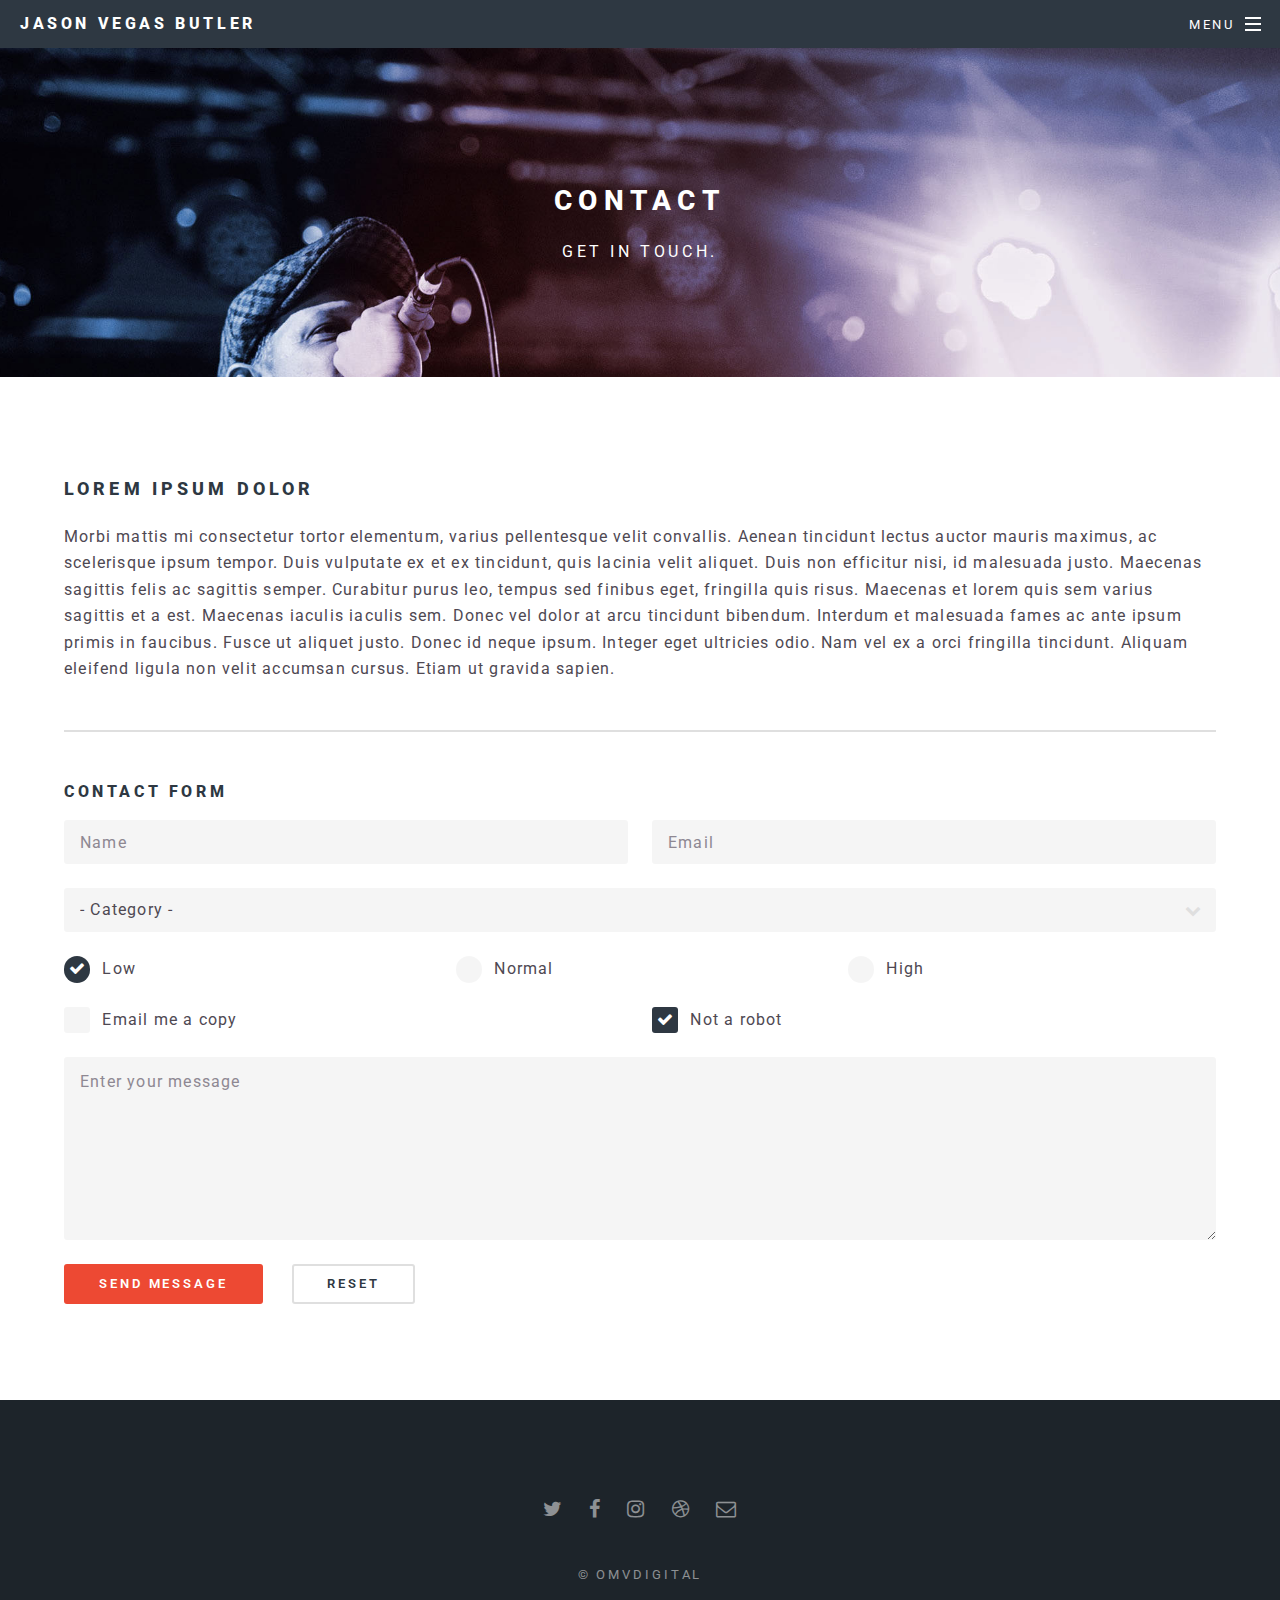
<file: contact.html>
<!DOCTYPE HTML>
<!--
	Spectral by HTML5 UP
	html5up.net | @ajlkn
	Free for personal and commercial use under the CCA 3.0 license (html5up.net/license)
-->
<html>
	<head>
		<title>Contact</title>
		<meta charset="utf-8" />
		<meta name="viewport" content="width=device-width, initial-scale=1" />
		<!--[if lte IE 8]><script src="assets/js/ie/html5shiv.js"></script><![endif]-->
		<link rel="stylesheet" href="assets/css/main.css" />
		<!--[if lte IE 8]><link rel="stylesheet" href="assets/css/ie8.css" /><![endif]-->
		<!--[if lte IE 9]><link rel="stylesheet" href="assets/css/ie9.css" /><![endif]-->
	</head>
	<body>

		<!-- Page Wrapper -->
			<div id="page-wrapper">

				<!-- Header -->
					<header id="header">
						<h1><a href="index.html">Jason Vegas Butler</a></h1>
						<nav id="nav">
							<ul>
								<li class="special">
									<a href="#menu" class="menuToggle"><span>Menu</span></a>
									<div id="menu">
										<ul>
											<li><a href="index.html">Home</a></li>
										</ul>
									</div>
								</li>
							</ul>
						</nav>
					</header>

				<!-- Main -->
					<article id="main">
						<header>
							<h2>Contact</h2>
							<p>Get in touch.</p>
						</header>
						<section class="wrapper style5">
							<div class="inner">

								<h3>Lorem ipsum dolor</h3>
								<p>Morbi mattis mi consectetur tortor elementum, varius pellentesque velit convallis. Aenean tincidunt lectus auctor mauris maximus, ac scelerisque ipsum tempor. Duis vulputate ex et ex tincidunt, quis lacinia velit aliquet. Duis non efficitur nisi, id malesuada justo. Maecenas sagittis felis ac sagittis semper. Curabitur purus leo, tempus sed finibus eget, fringilla quis risus. Maecenas et lorem quis sem varius sagittis et a est. Maecenas iaculis iaculis sem. Donec vel dolor at arcu tincidunt bibendum. Interdum et malesuada fames ac ante ipsum primis in faucibus. Fusce ut aliquet justo. Donec id neque ipsum. Integer eget ultricies odio. Nam vel ex a orci fringilla tincidunt. Aliquam eleifend ligula non velit accumsan cursus. Etiam ut gravida sapien.</p>

								<hr />

								<h4>Contact Form</h4>

								<form method="post" action="mailto:oldmanvegas@gmail.com">
										<div class="row uniform">
											<div class="6u 12u$(xsmall)">
												<input type="text" name="demo-name" id="demo-name" value="" placeholder="Name" />
											</div>
											<div class="6u$ 12u$(xsmall)">
												<input type="email" name="demo-email" id="demo-email" value="" placeholder="Email" />
											</div>
											<div class="12u$">
												<div class="select-wrapper">
													<select name="demo-category" id="demo-category">
														<option value="">- Category -</option>
														<option value="1">Booking a performance</option>
														<option value="1">Hosting an event</option>
														<option value="1">Poetry Commission</option>
														<option value="1">General Enquiry</option>
													</select>
												</div>
											</div>
											<div class="4u 12u$(small)">
												<input type="radio" id="demo-priority-low" name="demo-priority" checked>
												<label for="demo-priority-low">Low</label>
											</div>
											<div class="4u 12u$(small)">
												<input type="radio" id="demo-priority-normal" name="demo-priority">
												<label for="demo-priority-normal">Normal</label>
											</div>
											<div class="4u$ 12u$(small)">
												<input type="radio" id="demo-priority-high" name="demo-priority">
												<label for="demo-priority-high">High</label>
											</div>
											<div class="6u 12u$(small)">
												<input type="checkbox" id="demo-copy" name="demo-copy">
												<label for="demo-copy">Email me a copy</label>
											</div>
											<div class="6u$ 12u$(small)">
												<input type="checkbox" id="demo-human" name="demo-human" checked>
												<label for="demo-human">Not a robot</label>
											</div>
											<div class="12u$">
												<textarea name="demo-message" id="demo-message" placeholder="Enter your message" rows="6"></textarea>
											</div>
											<div class="12u$">
												<ul class="actions">
													<li><input type="submit" value="Send Message" class="special" /></li>
													<li><input type="reset" value="Reset" /></li>
												</ul>
											</div>
										</div>
									</form>
							</section>
						
							</div>
					</article>

				<!-- Footer -->
					<footer id="footer">
						<ul class="icons">
							<li><a href="#" class="icon fa-twitter"><span class="label">Twitter</span></a></li>
							<li><a href="#" class="icon fa-facebook"><span class="label">Facebook</span></a></li>
							<li><a href="#" class="icon fa-instagram"><span class="label">Instagram</span></a></li>
							<li><a href="#" class="icon fa-dribbble"><span class="label">Dribbble</span></a></li>
							<li><a href="#" class="icon fa-envelope-o"><span class="label">Email</span></a></li>
						</ul>
						<ul class="copyright">
							<li>&copy; OMVdigital</li>
						</ul>
					</footer>

			</div>

		<!-- Scripts -->
			<script src="assets/js/jquery.min.js"></script>
			<script src="assets/js/jquery.scrollex.min.js"></script>
			<script src="assets/js/jquery.scrolly.min.js"></script>
			<script src="assets/js/skel.min.js"></script>
			<script src="assets/js/util.js"></script>
			<!--[if lte IE 8]><script src="assets/js/ie/respond.min.js"></script><![endif]-->
			<script src="assets/js/main.js"></script>


	</body>
</html>
</file>
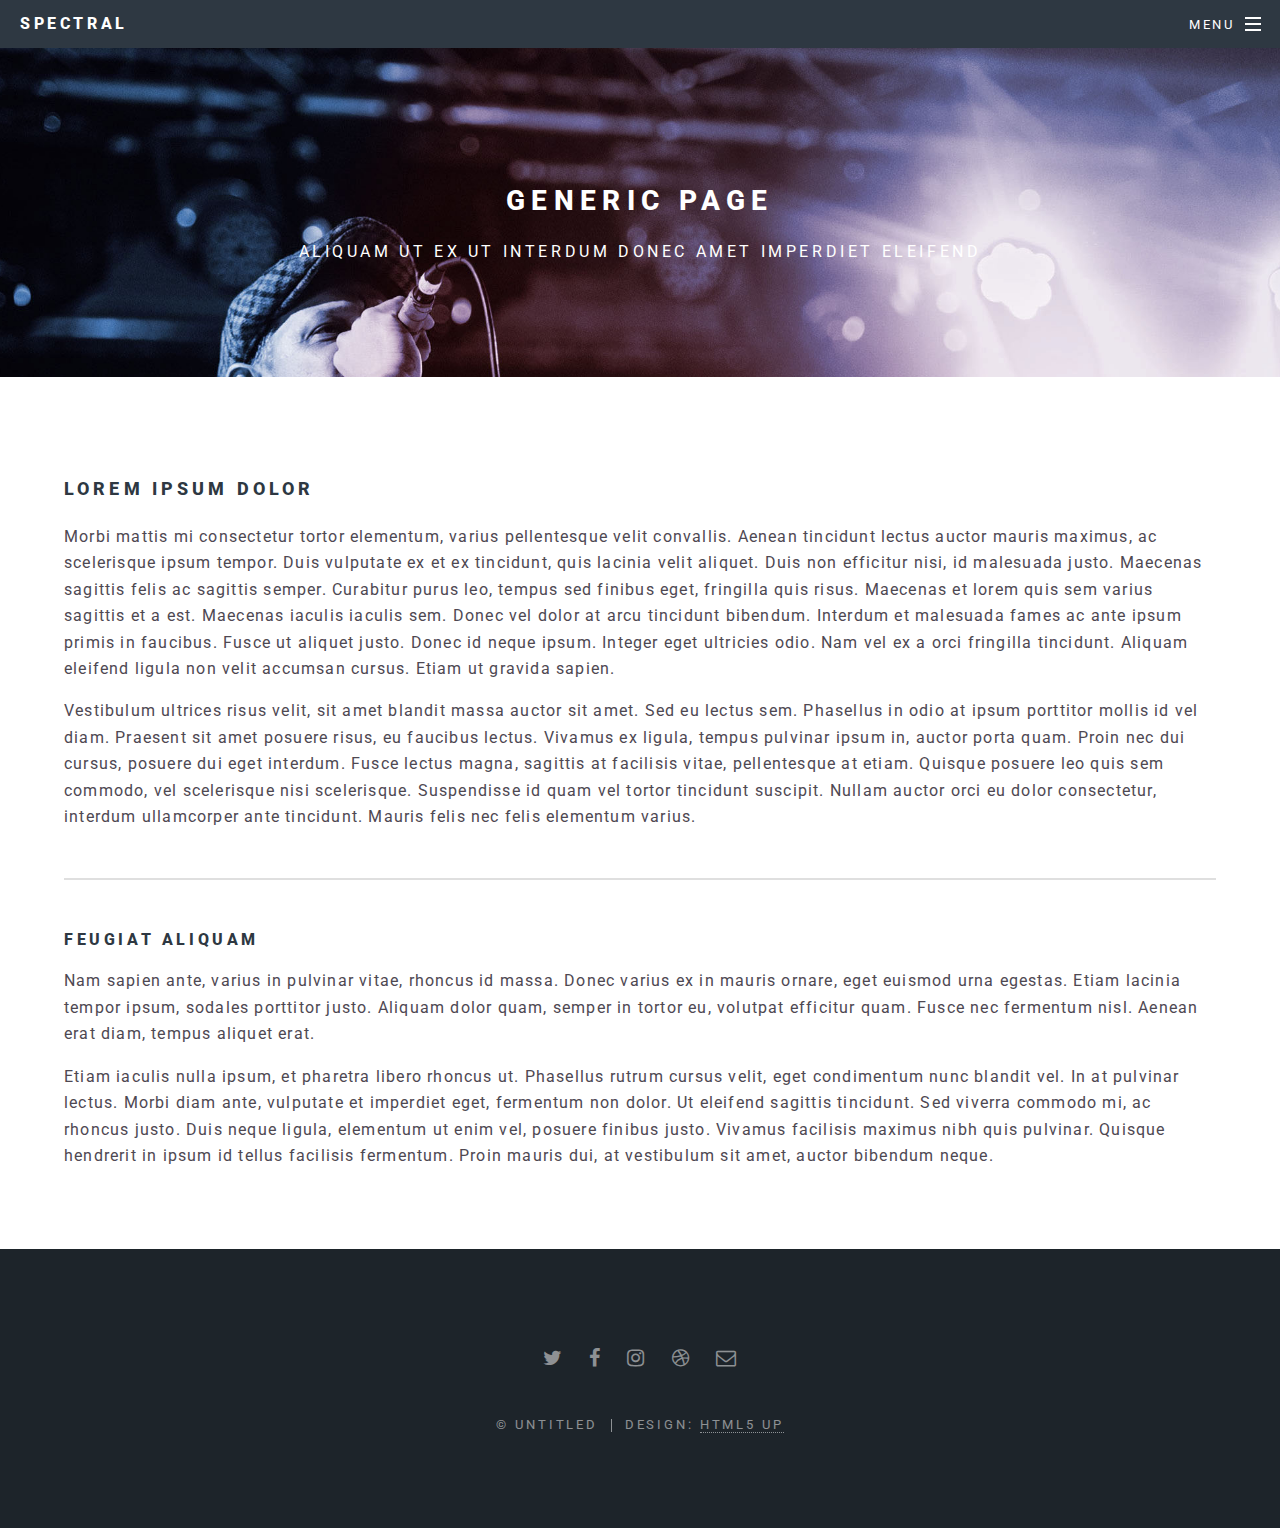
<file: generic.html>
<!DOCTYPE HTML>
<!--
	Spectral by HTML5 UP
	html5up.net | @ajlkn
	Free for personal and commercial use under the CCA 3.0 license (html5up.net/license)
-->
<html>
	<head>
		<title>Generic - Spectral by HTML5 UP</title>
		<meta charset="utf-8" />
		<meta name="viewport" content="width=device-width, initial-scale=1" />
		<!--[if lte IE 8]><script src="assets/js/ie/html5shiv.js"></script><![endif]-->
		<link rel="stylesheet" href="assets/css/main.css" />
		<!--[if lte IE 8]><link rel="stylesheet" href="assets/css/ie8.css" /><![endif]-->
		<!--[if lte IE 9]><link rel="stylesheet" href="assets/css/ie9.css" /><![endif]-->
	</head>
	<body>

		<!-- Page Wrapper -->
			<div id="page-wrapper">

				<!-- Header -->
					<header id="header">
						<h1><a href="index.html">Spectral</a></h1>
						<nav id="nav">
							<ul>
								<li class="special">
									<a href="#menu" class="menuToggle"><span>Menu</span></a>
									<div id="menu">
										<ul>
											<li><a href="index.html">Home</a></li>
											<li><a href="elements.html">Elements</a></li>
											<li><a href="#">Sign Up</a></li>
											<li><a href="#">Log In</a></li>
										</ul>
									</div>
								</li>
							</ul>
						</nav>
					</header>

				<!-- Main -->
					<article id="main">
						<header>
							<h2>Generic Page</h2>
							<p>Aliquam ut ex ut interdum donec amet imperdiet eleifend</p>
						</header>
						<section class="wrapper style5">
							<div class="inner">

								<h3>Lorem ipsum dolor</h3>
								<p>Morbi mattis mi consectetur tortor elementum, varius pellentesque velit convallis. Aenean tincidunt lectus auctor mauris maximus, ac scelerisque ipsum tempor. Duis vulputate ex et ex tincidunt, quis lacinia velit aliquet. Duis non efficitur nisi, id malesuada justo. Maecenas sagittis felis ac sagittis semper. Curabitur purus leo, tempus sed finibus eget, fringilla quis risus. Maecenas et lorem quis sem varius sagittis et a est. Maecenas iaculis iaculis sem. Donec vel dolor at arcu tincidunt bibendum. Interdum et malesuada fames ac ante ipsum primis in faucibus. Fusce ut aliquet justo. Donec id neque ipsum. Integer eget ultricies odio. Nam vel ex a orci fringilla tincidunt. Aliquam eleifend ligula non velit accumsan cursus. Etiam ut gravida sapien.</p>

								<p>Vestibulum ultrices risus velit, sit amet blandit massa auctor sit amet. Sed eu lectus sem. Phasellus in odio at ipsum porttitor mollis id vel diam. Praesent sit amet posuere risus, eu faucibus lectus. Vivamus ex ligula, tempus pulvinar ipsum in, auctor porta quam. Proin nec dui cursus, posuere dui eget interdum. Fusce lectus magna, sagittis at facilisis vitae, pellentesque at etiam. Quisque posuere leo quis sem commodo, vel scelerisque nisi scelerisque. Suspendisse id quam vel tortor tincidunt suscipit. Nullam auctor orci eu dolor consectetur, interdum ullamcorper ante tincidunt. Mauris felis nec felis elementum varius.</p>

								<hr />

								<h4>Feugiat aliquam</h4>
								<p>Nam sapien ante, varius in pulvinar vitae, rhoncus id massa. Donec varius ex in mauris ornare, eget euismod urna egestas. Etiam lacinia tempor ipsum, sodales porttitor justo. Aliquam dolor quam, semper in tortor eu, volutpat efficitur quam. Fusce nec fermentum nisl. Aenean erat diam, tempus aliquet erat.</p>

								<p>Etiam iaculis nulla ipsum, et pharetra libero rhoncus ut. Phasellus rutrum cursus velit, eget condimentum nunc blandit vel. In at pulvinar lectus. Morbi diam ante, vulputate et imperdiet eget, fermentum non dolor. Ut eleifend sagittis tincidunt. Sed viverra commodo mi, ac rhoncus justo. Duis neque ligula, elementum ut enim vel, posuere finibus justo. Vivamus facilisis maximus nibh quis pulvinar. Quisque hendrerit in ipsum id tellus facilisis fermentum. Proin mauris dui, at vestibulum sit amet, auctor bibendum neque.</p>

							</div>
						</section>
					</article>

				<!-- Footer -->
					<footer id="footer">
						<ul class="icons">
							<li><a href="#" class="icon fa-twitter"><span class="label">Twitter</span></a></li>
							<li><a href="#" class="icon fa-facebook"><span class="label">Facebook</span></a></li>
							<li><a href="#" class="icon fa-instagram"><span class="label">Instagram</span></a></li>
							<li><a href="#" class="icon fa-dribbble"><span class="label">Dribbble</span></a></li>
							<li><a href="#" class="icon fa-envelope-o"><span class="label">Email</span></a></li>
						</ul>
						<ul class="copyright">
							<li>&copy; Untitled</li><li>Design: <a href="http://html5up.net">HTML5 UP</a></li>
						</ul>
					</footer>

			</div>

		<!-- Scripts -->
			<script src="assets/js/jquery.min.js"></script>
			<script src="assets/js/jquery.scrollex.min.js"></script>
			<script src="assets/js/jquery.scrolly.min.js"></script>
			<script src="assets/js/skel.min.js"></script>
			<script src="assets/js/util.js"></script>
			<!--[if lte IE 8]><script src="assets/js/ie/respond.min.js"></script><![endif]-->
			<script src="assets/js/main.js"></script>

	</body>
</html>
</file>
<file: assets/css/ie8.css>
/*
	Spectral by HTML5 UP
	html5up.net | @ajlkn
	Free for personal and commercial use under the CCA 3.0 license (html5up.net/license)
*/

/* Icon */

	.icon.major {
		border: none;
	}

		.icon.major:before {
			font-size: 3em;
		}

/* Form */

	label {
		color: #2E3842;
	}

	input[type="text"],
	input[type="password"],
	input[type="email"],
	select,
	textarea {
		border: solid 1px #dfdfdf;
	}

/* Button */

	input[type="submit"],
	input[type="reset"],
	input[type="button"],
	button,
	.button {
		border: solid 2px #dfdfdf;
	}

		input[type="submit"].special,
		input[type="reset"].special,
		input[type="button"].special,
		button.special,
		.button.special {
			border: 0 !important;
		}

/* Page Wrapper + Menu */

	#menu {
		display: none;
	}

	body.is-menu-visible #menu {
		display: block;
	}

/* Header */

	#header nav > ul > li > a.menuToggle:after {
		display: none;
	}

/* Banner + Wrapper (style4) */

	#banner,
	.wrapper.style4 {
		-ms-behavior: url("assets/js/ie/backgroundsize.min.htc");
	}

		#banner:before,
		.wrapper.style4:before {
			display: none;
		}

/* Banner */

	#banner .more {
		height: 4em;
	}

		#banner .more:after {
			display: none;
		}

/* Main */

	#main > header {
		-ms-behavior: url("assets/js/ie/backgroundsize.min.htc");
	}

		#main > header:before {
			display: none;
		}
</file>
<file: assets/css/ie9.css>
/*
	Spectral by HTML5 UP
	html5up.net | @ajlkn
	Free for personal and commercial use under the CCA 3.0 license (html5up.net/license)
*/

/* Spotlight */

	.spotlight {
		display: block;
	}

		.spotlight .image {
			display: inline-block;
			vertical-align: top;
		}

		.spotlight .content {
			padding: 4em 4em 2em 4em ;
			display: inline-block;
		}

		.spotlight:after {
			clear: both;
			content: '';
			display: block;
		}

/* Features */

	.features {
		display: block;
	}

		.features li {
			float: left;
		}

		.features:after {
			content: '';
			display: block;
			clear: both;
		}

/* Banner + Wrapper (style4) */

	#banner,
	.wrapper.style4 {
		background-image: url("../../images/banner.jpg");
		background-position: center center;
		background-repeat: no-repeat;
		background-size: cover;
		position: relative;
	}

		#banner:before,
		.wrapper.style4:before {
			background: #000000;
			content: '';
			height: 100%;
			left: 0;
			opacity: 0.5;
			position: absolute;
			top: 0;
			width: 100%;
		}

		#banner .inner,
		.wrapper.style4 .inner {
			position: relative;
			z-index: 1;
		}

/* Banner */

	#banner {
		padding: 14em 0 12em 0 ;
		height: auto;
	}

		#banner:after {
			display: none;
		}

/* CTA */

	#cta .inner header {
		float: left;
	}

	#cta .inner .actions {
		float: left;
	}

	#cta .inner:after {
		clear: both;
		content: '';
		display: block;
	}

/* Main */

	#main > header {
		background-image: url("../../images/banner.jpg");
		background-position: center center;
		background-repeat: no-repeat;
		background-size: cover;
		position: relative;
	}

		#main > header:before {
			background: #000000;
			content: '';
			height: 100%;
			left: 0;
			opacity: 0.5;
			position: absolute;
			top: 0;
			width: 100%;
		}

		#main > header > * {
			position: relative;
			z-index: 1;
		}
</file>
<file: assets/css/main.css>
@import url(font-awesome.min.css);
@import url("http://fonts.googleapis.com/css?family=Roboto:400,400italic,600,600italic,800,800italic");

/*
	Spectral by HTML5 UP
	html5up.net | @ajlkn
	Free for personal and commercial use under the CCA 3.0 license (html5up.net/license)
*/

/* Reset */

	html, body, div, span, applet, object, iframe, h1, h2, h3, h4, h5, h6, p, blockquote, pre, a, abbr, acronym, address, big, cite, code, del, dfn, em, img, ins, kbd, q, s, samp, small, strike, strong, sub, sup, tt, var, b, u, i, center, dl, dt, dd, ol, ul, li, fieldset, form, label, legend, table, caption, tbody, tfoot, thead, tr, th, td, article, aside, canvas, details, embed, figure, figcaption, footer, header, hgroup, menu, nav, output, ruby, section, summary, time, mark, audio, video {
		margin: 0;
		padding: 0;
		border: 0;
		font-size: 100%;
		font: inherit;
		vertical-align: baseline;
	}

	article, aside, details, figcaption, figure, footer, header, hgroup, menu, nav, section {
		display: block;
	}

	body {
		line-height: 1;
	}

	ol, ul {
		list-style: none;
	}

	blockquote, q {
		quotes: none;
	}

	blockquote:before, blockquote:after, q:before, q:after {
		content: '';
		content: none;
	}

	table {
		border-collapse: collapse;
		border-spacing: 0;
	}

	body {
		-webkit-text-size-adjust: none;
	}

/* Box Model */

	*, *:before, *:after {
		-moz-box-sizing: border-box;
		-webkit-box-sizing: border-box;
		box-sizing: border-box;
	}

/* Grid */

	.row {
		border-bottom: solid 1px transparent;
		-moz-box-sizing: border-box;
		-webkit-box-sizing: border-box;
		box-sizing: border-box;
	}

	.row > * {
		float: left;
		-moz-box-sizing: border-box;
		-webkit-box-sizing: border-box;
		box-sizing: border-box;
	}

	.row:after, .row:before {
		content: '';
		display: block;
		clear: both;
		height: 0;
	}

	.row.uniform > * > :first-child {
		margin-top: 0;
	}

	.row.uniform > * > :last-child {
		margin-bottom: 0;
	}

	.row.\30 \25 > * {
		padding: 0 0 0 0em;
	}

	.row.\30 \25 {
		margin: 0 0 -1px 0em;
	}

	.row.uniform.\30 \25 > * {
		padding: 0em 0 0 0em;
	}

	.row.uniform.\30 \25 {
		margin: 0em 0 -1px 0em;
	}

	.row > * {
		padding: 0 0 0 1.5em;
	}

	.row {
		margin: 0 0 -1px -1.5em;
	}

	.row.uniform > * {
		padding: 1.5em 0 0 1.5em;
	}

	.row.uniform {
		margin: -1.5em 0 -1px -1.5em;
	}

	.row.\32 00\25 > * {
		padding: 0 0 0 3em;
	}

	.row.\32 00\25 {
		margin: 0 0 -1px -3em;
	}

	.row.uniform.\32 00\25 > * {
		padding: 3em 0 0 3em;
	}

	.row.uniform.\32 00\25 {
		margin: -3em 0 -1px -3em;
	}

	.row.\31 50\25 > * {
		padding: 0 0 0 2.25em;
	}

	.row.\31 50\25 {
		margin: 0 0 -1px -2.25em;
	}

	.row.uniform.\31 50\25 > * {
		padding: 2.25em 0 0 2.25em;
	}

	.row.uniform.\31 50\25 {
		margin: -2.25em 0 -1px -2.25em;
	}

	.row.\35 0\25 > * {
		padding: 0 0 0 0.75em;
	}

	.row.\35 0\25 {
		margin: 0 0 -1px -0.75em;
	}

	.row.uniform.\35 0\25 > * {
		padding: 0.75em 0 0 0.75em;
	}

	.row.uniform.\35 0\25 {
		margin: -0.75em 0 -1px -0.75em;
	}

	.row.\32 5\25 > * {
		padding: 0 0 0 0.375em;
	}

	.row.\32 5\25 {
		margin: 0 0 -1px -0.375em;
	}

	.row.uniform.\32 5\25 > * {
		padding: 0.375em 0 0 0.375em;
	}

	.row.uniform.\32 5\25 {
		margin: -0.375em 0 -1px -0.375em;
	}

	.\31 2u, .\31 2u\24 {
		width: 100%;
		clear: none;
		margin-left: 0;
	}

	.\31 1u, .\31 1u\24 {
		width: 91.6666666667%;
		clear: none;
		margin-left: 0;
	}

	.\31 0u, .\31 0u\24 {
		width: 83.3333333333%;
		clear: none;
		margin-left: 0;
	}

	.\39 u, .\39 u\24 {
		width: 75%;
		clear: none;
		margin-left: 0;
	}

	.\38 u, .\38 u\24 {
		width: 66.6666666667%;
		clear: none;
		margin-left: 0;
	}

	.\37 u, .\37 u\24 {
		width: 58.3333333333%;
		clear: none;
		margin-left: 0;
	}

	.\36 u, .\36 u\24 {
		width: 50%;
		clear: none;
		margin-left: 0;
	}

	.\35 u, .\35 u\24 {
		width: 41.6666666667%;
		clear: none;
		margin-left: 0;
	}

	.\34 u, .\34 u\24 {
		width: 33.3333333333%;
		clear: none;
		margin-left: 0;
	}

	.\33 u, .\33 u\24 {
		width: 25%;
		clear: none;
		margin-left: 0;
	}

	.\32 u, .\32 u\24 {
		width: 16.6666666667%;
		clear: none;
		margin-left: 0;
	}

	.\31 u, .\31 u\24 {
		width: 8.3333333333%;
		clear: none;
		margin-left: 0;
	}

	.\31 2u\24 + *,
	.\31 1u\24 + *,
	.\31 0u\24 + *,
	.\39 u\24 + *,
	.\38 u\24 + *,
	.\37 u\24 + *,
	.\36 u\24 + *,
	.\35 u\24 + *,
	.\34 u\24 + *,
	.\33 u\24 + *,
	.\32 u\24 + *,
	.\31 u\24 + * {
		clear: left;
	}

	.\-11u {
		margin-left: 91.66667%;
	}

	.\-10u {
		margin-left: 83.33333%;
	}

	.\-9u {
		margin-left: 75%;
	}

	.\-8u {
		margin-left: 66.66667%;
	}

	.\-7u {
		margin-left: 58.33333%;
	}

	.\-6u {
		margin-left: 50%;
	}

	.\-5u {
		margin-left: 41.66667%;
	}

	.\-4u {
		margin-left: 33.33333%;
	}

	.\-3u {
		margin-left: 25%;
	}

	.\-2u {
		margin-left: 16.66667%;
	}

	.\-1u {
		margin-left: 8.33333%;
	}

	@media screen and (max-width: 1680px) {

		.row > * {
			padding: 0 0 0 1.5em;
		}

		.row {
			margin: 0 0 -1px -1.5em;
		}

		.row.uniform > * {
			padding: 1.5em 0 0 1.5em;
		}

		.row.uniform {
			margin: -1.5em 0 -1px -1.5em;
		}

		.row.\32 00\25 > * {
			padding: 0 0 0 3em;
		}

		.row.\32 00\25 {
			margin: 0 0 -1px -3em;
		}

		.row.uniform.\32 00\25 > * {
			padding: 3em 0 0 3em;
		}

		.row.uniform.\32 00\25 {
			margin: -3em 0 -1px -3em;
		}

		.row.\31 50\25 > * {
			padding: 0 0 0 2.25em;
		}

		.row.\31 50\25 {
			margin: 0 0 -1px -2.25em;
		}

		.row.uniform.\31 50\25 > * {
			padding: 2.25em 0 0 2.25em;
		}

		.row.uniform.\31 50\25 {
			margin: -2.25em 0 -1px -2.25em;
		}

		.row.\35 0\25 > * {
			padding: 0 0 0 0.75em;
		}

		.row.\35 0\25 {
			margin: 0 0 -1px -0.75em;
		}

		.row.uniform.\35 0\25 > * {
			padding: 0.75em 0 0 0.75em;
		}

		.row.uniform.\35 0\25 {
			margin: -0.75em 0 -1px -0.75em;
		}

		.row.\32 5\25 > * {
			padding: 0 0 0 0.375em;
		}

		.row.\32 5\25 {
			margin: 0 0 -1px -0.375em;
		}

		.row.uniform.\32 5\25 > * {
			padding: 0.375em 0 0 0.375em;
		}

		.row.uniform.\32 5\25 {
			margin: -0.375em 0 -1px -0.375em;
		}

		.\31 2u\28xlarge\29, .\31 2u\24\28xlarge\29 {
			width: 100%;
			clear: none;
			margin-left: 0;
		}

		.\31 1u\28xlarge\29, .\31 1u\24\28xlarge\29 {
			width: 91.6666666667%;
			clear: none;
			margin-left: 0;
		}

		.\31 0u\28xlarge\29, .\31 0u\24\28xlarge\29 {
			width: 83.3333333333%;
			clear: none;
			margin-left: 0;
		}

		.\39 u\28xlarge\29, .\39 u\24\28xlarge\29 {
			width: 75%;
			clear: none;
			margin-left: 0;
		}

		.\38 u\28xlarge\29, .\38 u\24\28xlarge\29 {
			width: 66.6666666667%;
			clear: none;
			margin-left: 0;
		}

		.\37 u\28xlarge\29, .\37 u\24\28xlarge\29 {
			width: 58.3333333333%;
			clear: none;
			margin-left: 0;
		}

		.\36 u\28xlarge\29, .\36 u\24\28xlarge\29 {
			width: 50%;
			clear: none;
			margin-left: 0;
		}

		.\35 u\28xlarge\29, .\35 u\24\28xlarge\29 {
			width: 41.6666666667%;
			clear: none;
			margin-left: 0;
		}

		.\34 u\28xlarge\29, .\34 u\24\28xlarge\29 {
			width: 33.3333333333%;
			clear: none;
			margin-left: 0;
		}

		.\33 u\28xlarge\29, .\33 u\24\28xlarge\29 {
			width: 25%;
			clear: none;
			margin-left: 0;
		}

		.\32 u\28xlarge\29, .\32 u\24\28xlarge\29 {
			width: 16.6666666667%;
			clear: none;
			margin-left: 0;
		}

		.\31 u\28xlarge\29, .\31 u\24\28xlarge\29 {
			width: 8.3333333333%;
			clear: none;
			margin-left: 0;
		}

		.\31 2u\24\28xlarge\29 + *,
		.\31 1u\24\28xlarge\29 + *,
		.\31 0u\24\28xlarge\29 + *,
		.\39 u\24\28xlarge\29 + *,
		.\38 u\24\28xlarge\29 + *,
		.\37 u\24\28xlarge\29 + *,
		.\36 u\24\28xlarge\29 + *,
		.\35 u\24\28xlarge\29 + *,
		.\34 u\24\28xlarge\29 + *,
		.\33 u\24\28xlarge\29 + *,
		.\32 u\24\28xlarge\29 + *,
		.\31 u\24\28xlarge\29 + * {
			clear: left;
		}

		.\-11u\28xlarge\29 {
			margin-left: 91.66667%;
		}

		.\-10u\28xlarge\29 {
			margin-left: 83.33333%;
		}

		.\-9u\28xlarge\29 {
			margin-left: 75%;
		}

		.\-8u\28xlarge\29 {
			margin-left: 66.66667%;
		}

		.\-7u\28xlarge\29 {
			margin-left: 58.33333%;
		}

		.\-6u\28xlarge\29 {
			margin-left: 50%;
		}

		.\-5u\28xlarge\29 {
			margin-left: 41.66667%;
		}

		.\-4u\28xlarge\29 {
			margin-left: 33.33333%;
		}

		.\-3u\28xlarge\29 {
			margin-left: 25%;
		}

		.\-2u\28xlarge\29 {
			margin-left: 16.66667%;
		}

		.\-1u\28xlarge\29 {
			margin-left: 8.33333%;
		}

	}

	@media screen and (max-width: 1280px) {

		.row > * {
			padding: 0 0 0 1.5em;
		}

		.row {
			margin: 0 0 -1px -1.5em;
		}

		.row.uniform > * {
			padding: 1.5em 0 0 1.5em;
		}

		.row.uniform {
			margin: -1.5em 0 -1px -1.5em;
		}

		.row.\32 00\25 > * {
			padding: 0 0 0 3em;
		}

		.row.\32 00\25 {
			margin: 0 0 -1px -3em;
		}

		.row.uniform.\32 00\25 > * {
			padding: 3em 0 0 3em;
		}

		.row.uniform.\32 00\25 {
			margin: -3em 0 -1px -3em;
		}

		.row.\31 50\25 > * {
			padding: 0 0 0 2.25em;
		}

		.row.\31 50\25 {
			margin: 0 0 -1px -2.25em;
		}

		.row.uniform.\31 50\25 > * {
			padding: 2.25em 0 0 2.25em;
		}

		.row.uniform.\31 50\25 {
			margin: -2.25em 0 -1px -2.25em;
		}

		.row.\35 0\25 > * {
			padding: 0 0 0 0.75em;
		}

		.row.\35 0\25 {
			margin: 0 0 -1px -0.75em;
		}

		.row.uniform.\35 0\25 > * {
			padding: 0.75em 0 0 0.75em;
		}

		.row.uniform.\35 0\25 {
			margin: -0.75em 0 -1px -0.75em;
		}

		.row.\32 5\25 > * {
			padding: 0 0 0 0.375em;
		}

		.row.\32 5\25 {
			margin: 0 0 -1px -0.375em;
		}

		.row.uniform.\32 5\25 > * {
			padding: 0.375em 0 0 0.375em;
		}

		.row.uniform.\32 5\25 {
			margin: -0.375em 0 -1px -0.375em;
		}

		.\31 2u\28large\29, .\31 2u\24\28large\29 {
			width: 100%;
			clear: none;
			margin-left: 0;
		}

		.\31 1u\28large\29, .\31 1u\24\28large\29 {
			width: 91.6666666667%;
			clear: none;
			margin-left: 0;
		}

		.\31 0u\28large\29, .\31 0u\24\28large\29 {
			width: 83.3333333333%;
			clear: none;
			margin-left: 0;
		}

		.\39 u\28large\29, .\39 u\24\28large\29 {
			width: 75%;
			clear: none;
			margin-left: 0;
		}

		.\38 u\28large\29, .\38 u\24\28large\29 {
			width: 66.6666666667%;
			clear: none;
			margin-left: 0;
		}

		.\37 u\28large\29, .\37 u\24\28large\29 {
			width: 58.3333333333%;
			clear: none;
			margin-left: 0;
		}

		.\36 u\28large\29, .\36 u\24\28large\29 {
			width: 50%;
			clear: none;
			margin-left: 0;
		}

		.\35 u\28large\29, .\35 u\24\28large\29 {
			width: 41.6666666667%;
			clear: none;
			margin-left: 0;
		}

		.\34 u\28large\29, .\34 u\24\28large\29 {
			width: 33.3333333333%;
			clear: none;
			margin-left: 0;
		}

		.\33 u\28large\29, .\33 u\24\28large\29 {
			width: 25%;
			clear: none;
			margin-left: 0;
		}

		.\32 u\28large\29, .\32 u\24\28large\29 {
			width: 16.6666666667%;
			clear: none;
			margin-left: 0;
		}

		.\31 u\28large\29, .\31 u\24\28large\29 {
			width: 8.3333333333%;
			clear: none;
			margin-left: 0;
		}

		.\31 2u\24\28large\29 + *,
		.\31 1u\24\28large\29 + *,
		.\31 0u\24\28large\29 + *,
		.\39 u\24\28large\29 + *,
		.\38 u\24\28large\29 + *,
		.\37 u\24\28large\29 + *,
		.\36 u\24\28large\29 + *,
		.\35 u\24\28large\29 + *,
		.\34 u\24\28large\29 + *,
		.\33 u\24\28large\29 + *,
		.\32 u\24\28large\29 + *,
		.\31 u\24\28large\29 + * {
			clear: left;
		}

		.\-11u\28large\29 {
			margin-left: 91.66667%;
		}

		.\-10u\28large\29 {
			margin-left: 83.33333%;
		}

		.\-9u\28large\29 {
			margin-left: 75%;
		}

		.\-8u\28large\29 {
			margin-left: 66.66667%;
		}

		.\-7u\28large\29 {
			margin-left: 58.33333%;
		}

		.\-6u\28large\29 {
			margin-left: 50%;
		}

		.\-5u\28large\29 {
			margin-left: 41.66667%;
		}

		.\-4u\28large\29 {
			margin-left: 33.33333%;
		}

		.\-3u\28large\29 {
			margin-left: 25%;
		}

		.\-2u\28large\29 {
			margin-left: 16.66667%;
		}

		.\-1u\28large\29 {
			margin-left: 8.33333%;
		}

	}

	@media screen and (max-width: 980px) {

		.row > * {
			padding: 0 0 0 1.5em;
		}

		.row {
			margin: 0 0 -1px -1.5em;
		}

		.row.uniform > * {
			padding: 1.5em 0 0 1.5em;
		}

		.row.uniform {
			margin: -1.5em 0 -1px -1.5em;
		}

		.row.\32 00\25 > * {
			padding: 0 0 0 3em;
		}

		.row.\32 00\25 {
			margin: 0 0 -1px -3em;
		}

		.row.uniform.\32 00\25 > * {
			padding: 3em 0 0 3em;
		}

		.row.uniform.\32 00\25 {
			margin: -3em 0 -1px -3em;
		}

		.row.\31 50\25 > * {
			padding: 0 0 0 2.25em;
		}

		.row.\31 50\25 {
			margin: 0 0 -1px -2.25em;
		}

		.row.uniform.\31 50\25 > * {
			padding: 2.25em 0 0 2.25em;
		}

		.row.uniform.\31 50\25 {
			margin: -2.25em 0 -1px -2.25em;
		}

		.row.\35 0\25 > * {
			padding: 0 0 0 0.75em;
		}

		.row.\35 0\25 {
			margin: 0 0 -1px -0.75em;
		}

		.row.uniform.\35 0\25 > * {
			padding: 0.75em 0 0 0.75em;
		}

		.row.uniform.\35 0\25 {
			margin: -0.75em 0 -1px -0.75em;
		}

		.row.\32 5\25 > * {
			padding: 0 0 0 0.375em;
		}

		.row.\32 5\25 {
			margin: 0 0 -1px -0.375em;
		}

		.row.uniform.\32 5\25 > * {
			padding: 0.375em 0 0 0.375em;
		}

		.row.uniform.\32 5\25 {
			margin: -0.375em 0 -1px -0.375em;
		}

		.\31 2u\28medium\29, .\31 2u\24\28medium\29 {
			width: 100%;
			clear: none;
			margin-left: 0;
		}

		.\31 1u\28medium\29, .\31 1u\24\28medium\29 {
			width: 91.6666666667%;
			clear: none;
			margin-left: 0;
		}

		.\31 0u\28medium\29, .\31 0u\24\28medium\29 {
			width: 83.3333333333%;
			clear: none;
			margin-left: 0;
		}

		.\39 u\28medium\29, .\39 u\24\28medium\29 {
			width: 75%;
			clear: none;
			margin-left: 0;
		}

		.\38 u\28medium\29, .\38 u\24\28medium\29 {
			width: 66.6666666667%;
			clear: none;
			margin-left: 0;
		}

		.\37 u\28medium\29, .\37 u\24\28medium\29 {
			width: 58.3333333333%;
			clear: none;
			margin-left: 0;
		}

		.\36 u\28medium\29, .\36 u\24\28medium\29 {
			width: 50%;
			clear: none;
			margin-left: 0;
		}

		.\35 u\28medium\29, .\35 u\24\28medium\29 {
			width: 41.6666666667%;
			clear: none;
			margin-left: 0;
		}

		.\34 u\28medium\29, .\34 u\24\28medium\29 {
			width: 33.3333333333%;
			clear: none;
			margin-left: 0;
		}

		.\33 u\28medium\29, .\33 u\24\28medium\29 {
			width: 25%;
			clear: none;
			margin-left: 0;
		}

		.\32 u\28medium\29, .\32 u\24\28medium\29 {
			width: 16.6666666667%;
			clear: none;
			margin-left: 0;
		}

		.\31 u\28medium\29, .\31 u\24\28medium\29 {
			width: 8.3333333333%;
			clear: none;
			margin-left: 0;
		}

		.\31 2u\24\28medium\29 + *,
		.\31 1u\24\28medium\29 + *,
		.\31 0u\24\28medium\29 + *,
		.\39 u\24\28medium\29 + *,
		.\38 u\24\28medium\29 + *,
		.\37 u\24\28medium\29 + *,
		.\36 u\24\28medium\29 + *,
		.\35 u\24\28medium\29 + *,
		.\34 u\24\28medium\29 + *,
		.\33 u\24\28medium\29 + *,
		.\32 u\24\28medium\29 + *,
		.\31 u\24\28medium\29 + * {
			clear: left;
		}

		.\-11u\28medium\29 {
			margin-left: 91.66667%;
		}

		.\-10u\28medium\29 {
			margin-left: 83.33333%;
		}

		.\-9u\28medium\29 {
			margin-left: 75%;
		}

		.\-8u\28medium\29 {
			margin-left: 66.66667%;
		}

		.\-7u\28medium\29 {
			margin-left: 58.33333%;
		}

		.\-6u\28medium\29 {
			margin-left: 50%;
		}

		.\-5u\28medium\29 {
			margin-left: 41.66667%;
		}

		.\-4u\28medium\29 {
			margin-left: 33.33333%;
		}

		.\-3u\28medium\29 {
			margin-left: 25%;
		}

		.\-2u\28medium\29 {
			margin-left: 16.66667%;
		}

		.\-1u\28medium\29 {
			margin-left: 8.33333%;
		}

	}

	@media screen and (max-width: 736px) {

		.row > * {
			padding: 0 0 0 1.5em;
		}

		.row {
			margin: 0 0 -1px -1.5em;
		}

		.row.uniform > * {
			padding: 1.5em 0 0 1.5em;
		}

		.row.uniform {
			margin: -1.5em 0 -1px -1.5em;
		}

		.row.\32 00\25 > * {
			padding: 0 0 0 3em;
		}

		.row.\32 00\25 {
			margin: 0 0 -1px -3em;
		}

		.row.uniform.\32 00\25 > * {
			padding: 3em 0 0 3em;
		}

		.row.uniform.\32 00\25 {
			margin: -3em 0 -1px -3em;
		}

		.row.\31 50\25 > * {
			padding: 0 0 0 2.25em;
		}

		.row.\31 50\25 {
			margin: 0 0 -1px -2.25em;
		}

		.row.uniform.\31 50\25 > * {
			padding: 2.25em 0 0 2.25em;
		}

		.row.uniform.\31 50\25 {
			margin: -2.25em 0 -1px -2.25em;
		}

		.row.\35 0\25 > * {
			padding: 0 0 0 0.75em;
		}

		.row.\35 0\25 {
			margin: 0 0 -1px -0.75em;
		}

		.row.uniform.\35 0\25 > * {
			padding: 0.75em 0 0 0.75em;
		}

		.row.uniform.\35 0\25 {
			margin: -0.75em 0 -1px -0.75em;
		}

		.row.\32 5\25 > * {
			padding: 0 0 0 0.375em;
		}

		.row.\32 5\25 {
			margin: 0 0 -1px -0.375em;
		}

		.row.uniform.\32 5\25 > * {
			padding: 0.375em 0 0 0.375em;
		}

		.row.uniform.\32 5\25 {
			margin: -0.375em 0 -1px -0.375em;
		}

		.\31 2u\28small\29, .\31 2u\24\28small\29 {
			width: 100%;
			clear: none;
			margin-left: 0;
		}

		.\31 1u\28small\29, .\31 1u\24\28small\29 {
			width: 91.6666666667%;
			clear: none;
			margin-left: 0;
		}

		.\31 0u\28small\29, .\31 0u\24\28small\29 {
			width: 83.3333333333%;
			clear: none;
			margin-left: 0;
		}

		.\39 u\28small\29, .\39 u\24\28small\29 {
			width: 75%;
			clear: none;
			margin-left: 0;
		}

		.\38 u\28small\29, .\38 u\24\28small\29 {
			width: 66.6666666667%;
			clear: none;
			margin-left: 0;
		}

		.\37 u\28small\29, .\37 u\24\28small\29 {
			width: 58.3333333333%;
			clear: none;
			margin-left: 0;
		}

		.\36 u\28small\29, .\36 u\24\28small\29 {
			width: 50%;
			clear: none;
			margin-left: 0;
		}

		.\35 u\28small\29, .\35 u\24\28small\29 {
			width: 41.6666666667%;
			clear: none;
			margin-left: 0;
		}

		.\34 u\28small\29, .\34 u\24\28small\29 {
			width: 33.3333333333%;
			clear: none;
			margin-left: 0;
		}

		.\33 u\28small\29, .\33 u\24\28small\29 {
			width: 25%;
			clear: none;
			margin-left: 0;
		}

		.\32 u\28small\29, .\32 u\24\28small\29 {
			width: 16.6666666667%;
			clear: none;
			margin-left: 0;
		}

		.\31 u\28small\29, .\31 u\24\28small\29 {
			width: 8.3333333333%;
			clear: none;
			margin-left: 0;
		}

		.\31 2u\24\28small\29 + *,
		.\31 1u\24\28small\29 + *,
		.\31 0u\24\28small\29 + *,
		.\39 u\24\28small\29 + *,
		.\38 u\24\28small\29 + *,
		.\37 u\24\28small\29 + *,
		.\36 u\24\28small\29 + *,
		.\35 u\24\28small\29 + *,
		.\34 u\24\28small\29 + *,
		.\33 u\24\28small\29 + *,
		.\32 u\24\28small\29 + *,
		.\31 u\24\28small\29 + * {
			clear: left;
		}

		.\-11u\28small\29 {
			margin-left: 91.66667%;
		}

		.\-10u\28small\29 {
			margin-left: 83.33333%;
		}

		.\-9u\28small\29 {
			margin-left: 75%;
		}

		.\-8u\28small\29 {
			margin-left: 66.66667%;
		}

		.\-7u\28small\29 {
			margin-left: 58.33333%;
		}

		.\-6u\28small\29 {
			margin-left: 50%;
		}

		.\-5u\28small\29 {
			margin-left: 41.66667%;
		}

		.\-4u\28small\29 {
			margin-left: 33.33333%;
		}

		.\-3u\28small\29 {
			margin-left: 25%;
		}

		.\-2u\28small\29 {
			margin-left: 16.66667%;
		}

		.\-1u\28small\29 {
			margin-left: 8.33333%;
		}

	}

	@media screen and (max-width: 480px) {

		.row > * {
			padding: 0 0 0 1.5em;
		}

		.row {
			margin: 0 0 -1px -1.5em;
		}

		.row.uniform > * {
			padding: 1.5em 0 0 1.5em;
		}

		.row.uniform {
			margin: -1.5em 0 -1px -1.5em;
		}

		.row.\32 00\25 > * {
			padding: 0 0 0 3em;
		}

		.row.\32 00\25 {
			margin: 0 0 -1px -3em;
		}

		.row.uniform.\32 00\25 > * {
			padding: 3em 0 0 3em;
		}

		.row.uniform.\32 00\25 {
			margin: -3em 0 -1px -3em;
		}

		.row.\31 50\25 > * {
			padding: 0 0 0 2.25em;
		}

		.row.\31 50\25 {
			margin: 0 0 -1px -2.25em;
		}

		.row.uniform.\31 50\25 > * {
			padding: 2.25em 0 0 2.25em;
		}

		.row.uniform.\31 50\25 {
			margin: -2.25em 0 -1px -2.25em;
		}

		.row.\35 0\25 > * {
			padding: 0 0 0 0.75em;
		}

		.row.\35 0\25 {
			margin: 0 0 -1px -0.75em;
		}

		.row.uniform.\35 0\25 > * {
			padding: 0.75em 0 0 0.75em;
		}

		.row.uniform.\35 0\25 {
			margin: -0.75em 0 -1px -0.75em;
		}

		.row.\32 5\25 > * {
			padding: 0 0 0 0.375em;
		}

		.row.\32 5\25 {
			margin: 0 0 -1px -0.375em;
		}

		.row.uniform.\32 5\25 > * {
			padding: 0.375em 0 0 0.375em;
		}

		.row.uniform.\32 5\25 {
			margin: -0.375em 0 -1px -0.375em;
		}

		.\31 2u\28xsmall\29, .\31 2u\24\28xsmall\29 {
			width: 100%;
			clear: none;
			margin-left: 0;
		}

		.\31 1u\28xsmall\29, .\31 1u\24\28xsmall\29 {
			width: 91.6666666667%;
			clear: none;
			margin-left: 0;
		}

		.\31 0u\28xsmall\29, .\31 0u\24\28xsmall\29 {
			width: 83.3333333333%;
			clear: none;
			margin-left: 0;
		}

		.\39 u\28xsmall\29, .\39 u\24\28xsmall\29 {
			width: 75%;
			clear: none;
			margin-left: 0;
		}

		.\38 u\28xsmall\29, .\38 u\24\28xsmall\29 {
			width: 66.6666666667%;
			clear: none;
			margin-left: 0;
		}

		.\37 u\28xsmall\29, .\37 u\24\28xsmall\29 {
			width: 58.3333333333%;
			clear: none;
			margin-left: 0;
		}

		.\36 u\28xsmall\29, .\36 u\24\28xsmall\29 {
			width: 50%;
			clear: none;
			margin-left: 0;
		}

		.\35 u\28xsmall\29, .\35 u\24\28xsmall\29 {
			width: 41.6666666667%;
			clear: none;
			margin-left: 0;
		}

		.\34 u\28xsmall\29, .\34 u\24\28xsmall\29 {
			width: 33.3333333333%;
			clear: none;
			margin-left: 0;
		}

		.\33 u\28xsmall\29, .\33 u\24\28xsmall\29 {
			width: 25%;
			clear: none;
			margin-left: 0;
		}

		.\32 u\28xsmall\29, .\32 u\24\28xsmall\29 {
			width: 16.6666666667%;
			clear: none;
			margin-left: 0;
		}

		.\31 u\28xsmall\29, .\31 u\24\28xsmall\29 {
			width: 8.3333333333%;
			clear: none;
			margin-left: 0;
		}

		.\31 2u\24\28xsmall\29 + *,
		.\31 1u\24\28xsmall\29 + *,
		.\31 0u\24\28xsmall\29 + *,
		.\39 u\24\28xsmall\29 + *,
		.\38 u\24\28xsmall\29 + *,
		.\37 u\24\28xsmall\29 + *,
		.\36 u\24\28xsmall\29 + *,
		.\35 u\24\28xsmall\29 + *,
		.\34 u\24\28xsmall\29 + *,
		.\33 u\24\28xsmall\29 + *,
		.\32 u\24\28xsmall\29 + *,
		.\31 u\24\28xsmall\29 + * {
			clear: left;
		}

		.\-11u\28xsmall\29 {
			margin-left: 91.66667%;
		}

		.\-10u\28xsmall\29 {
			margin-left: 83.33333%;
		}

		.\-9u\28xsmall\29 {
			margin-left: 75%;
		}

		.\-8u\28xsmall\29 {
			margin-left: 66.66667%;
		}

		.\-7u\28xsmall\29 {
			margin-left: 58.33333%;
		}

		.\-6u\28xsmall\29 {
			margin-left: 50%;
		}

		.\-5u\28xsmall\29 {
			margin-left: 41.66667%;
		}

		.\-4u\28xsmall\29 {
			margin-left: 33.33333%;
		}

		.\-3u\28xsmall\29 {
			margin-left: 25%;
		}

		.\-2u\28xsmall\29 {
			margin-left: 16.66667%;
		}

		.\-1u\28xsmall\29 {
			margin-left: 8.33333%;
		}

	}

/* Basic */

	@-ms-viewport {
		width: device-width;
	}

	body {
		background: #2e3842;
	}

		body.is-loading *, body.is-loading *:before, body.is-loading *:after {
			-moz-animation: none !important;
			-webkit-animation: none !important;
			-ms-animation: none !important;
			animation: none !important;
			-moz-transition: none !important;
			-webkit-transition: none !important;
			-ms-transition: none !important;
			transition: none !important;
		}

	body, input, select, textarea {
		color: #fff;
		font-family: "Roboto", Helvetica, sans-serif;
		font-size: 15pt;
		font-weight: 400;
		letter-spacing: 0.075em;
		line-height: 1.65em;
	}

		@media screen and (max-width: 1680px) {

			body, input, select, textarea {
				font-size: 13pt;
			}

		}

		@media screen and (max-width: 1280px) {

			body, input, select, textarea {
				font-size: 12pt;
			}

		}

		@media screen and (max-width: 736px) {

			body, input, select, textarea {
				font-size: 11pt;
				letter-spacing: 0.0375em;
			}

		}

	a {
		-moz-transition: color 0.2s ease, border-bottom-color 0.2s ease;
		-webkit-transition: color 0.2s ease, border-bottom-color 0.2s ease;
		-ms-transition: color 0.2s ease, border-bottom-color 0.2s ease;
		transition: color 0.2s ease, border-bottom-color 0.2s ease;
		border-bottom: dotted 1px;
		color: inherit;
		text-decoration: none;
	}

		a:hover {
			border-bottom-color: transparent;
		}

	strong, b {
		color: #fff;
		font-weight: 600;
	}

	em, i {
		font-style: italic;
	}

	p {
		margin: 0 0 1em 0;
	}

	.lastChild{
		font-style: italic;
		font-size: 0.75em;
		color: #21b2a6;
	}

	h1, h2, h3, h4, h5, h6 {
		color: #fff;
		font-weight: 800;
		letter-spacing: 0.225em;
		line-height: 1em;
		margin: 0 0 1em 0;
		text-transform: uppercase;
	}

		h1 a, h2 a, h3 a, h4 a, h5 a, h6 a {
			color: inherit;
			text-decoration: none;
		}

	h2 {
		font-size: 1.35em;
		line-height: 1.75em;
	}

		@media screen and (max-width: 736px) {

			h2 {
				font-size: 1.1em;
				line-height: 1.65em;
			}

		}

	h3 {
		font-size: 1.15em;
		line-height: 1.75em;
	}

		@media screen and (max-width: 736px) {

			h3 {
				font-size: 1em;
				line-height: 1.65em;
			}

		}

	h4 {
		font-size: 1em;
		line-height: 1.5em;
	}

	h5 {
		font-size: 0.8em;
		line-height: 1.5em;
	}

	h6 {
		font-size: 0.7em;
		line-height: 1.5em;
	}

	sub {
		font-size: 0.8em;
		position: relative;
		top: 0.5em;
	}

	sup {
		font-size: 0.8em;
		position: relative;
		top: -0.5em;
	}

	hr {
		border: 0;
		border-bottom: solid 2px #fff;
		margin: 3em 0;
	}

		hr.major {
			margin: 4.5em 0;
		}

	blockquote {
		border-left: solid 4px #fff;
		font-style: italic;
		margin: 0 0 2em 0;
		padding: 0.5em 0 0.5em 2em;
	}

	code {
		background: rgba(144, 144, 144, 0.25);
		border-radius: 3px;
		font-family: "Courier New", monospace;
		font-size: 0.9em;
		letter-spacing: 0;
		margin: 0 0.25em;
		padding: 0.25em 0.65em;
	}

	pre {
		-webkit-overflow-scrolling: touch;
		font-family: "Courier New", monospace;
		font-size: 0.9em;
		margin: 0 0 2em 0;
	}

		pre code {
			display: block;
			line-height: 1.75em;
			padding: 1em 1.5em;
			overflow-x: auto;
		}

	.align-left {
		text-align: left;
	}

	.align-center {
		text-align: center;
	}

	.align-right {
		text-align: right;
	}

/* Section/Article */

	section.special, article.special {
		text-align: center;
	}

	header p {
		color: rgba(255, 255, 255, 0.5);
		position: relative;
		top: -0.25em;
	}

	header h3 + p {
		font-size: 1.1em;
	}

	header h4 + p,
	header h5 + p,
	header h6 + p {
		font-size: 0.9em;
	}

	header.major {
		margin: 0 0 3.5em 0;
	}

		header.major h2, header.major h3, header.major h4, header.major h5, header.major h6 {
			border-bottom: solid 2px #fff;
			display: inline-block;
			padding-bottom: .5em;
			position: relative;
		}

			header.major h2:after, header.major h3:after, header.major h4:after, header.major h5:after, header.major h6:after {
				content: '';
				display: block;
				height: 1px;
			}

		header.major p {
			color: #fff;
			top: 0;
		}

		@media screen and (max-width: 736px) {

			header.major {
				margin: 0 0 2em 0;
			}

		}

	@media screen and (max-width: 980px) {

		header br {
			/*display: none;*/
		}

	}

/* Form */

	form {
		margin: 0 0 2em 0;
	}

	label {
		color: #fff;
		display: block;
		font-size: 0.9em;
		font-weight: 600;
		margin: 0 0 1em 0;
	}

	input[type="text"],
	input[type="password"],
	input[type="email"],
	select,
	textarea {
		-moz-appearance: none;
		-webkit-appearance: none;
		-ms-appearance: none;
		appearance: none;
		background: rgba(144, 144, 144, 0.25);
		border-radius: 3px;
		border: none;
		color: inherit;
		display: block;
		outline: 0;
		padding: 0 1em;
		text-decoration: none;
		width: 100%;
	}

		input[type="text"]:invalid,
		input[type="password"]:invalid,
		input[type="email"]:invalid,
		select:invalid,
		textarea:invalid {
			box-shadow: none;
		}

		input[type="text"]:focus,
		input[type="password"]:focus,
		input[type="email"]:focus,
		select:focus,
		textarea:focus {
			box-shadow: 0 0 0 2px #21b2a6;
		}

	.select-wrapper {
		text-decoration: none;
		display: block;
		position: relative;
	}

		.select-wrapper:before {
			-moz-osx-font-smoothing: grayscale;
			-webkit-font-smoothing: antialiased;
			font-family: FontAwesome;
			font-style: normal;
			font-weight: normal;
			text-transform: none !important;
		}

		.select-wrapper:before {
			-moz-pointer-events: none;
			-webkit-pointer-events: none;
			-ms-pointer-events: none;
			pointer-events: none;
			color: #fff;
			content: '\f078';
			display: block;
			height: 2.75em;
			line-height: 2.75em;
			position: absolute;
			right: 0;
			text-align: center;
			top: 0;
			width: 2.75em;
		}

		.select-wrapper select::-ms-expand {
			display: none;
		}

	input[type="text"],
	input[type="password"],
	input[type="email"],
	select {
		height: 2.75em;
	}

	textarea {
		padding: 0.75em 1em;
	}

	input[type="checkbox"],
	input[type="radio"] {
		-moz-appearance: none;
		-webkit-appearance: none;
		-ms-appearance: none;
		appearance: none;
		display: block;
		float: left;
		margin-right: -2em;
		opacity: 0;
		width: 1em;
		z-index: -1;
	}

		input[type="checkbox"] + label,
		input[type="radio"] + label {
			text-decoration: none;
			color: #fff;
			cursor: pointer;
			display: inline-block;
			font-size: 1em;
			font-weight: 400;
			padding-left: 2.4em;
			padding-right: 0.75em;
			position: relative;
		}

			input[type="checkbox"] + label:before,
			input[type="radio"] + label:before {
				-moz-osx-font-smoothing: grayscale;
				-webkit-font-smoothing: antialiased;
				font-family: FontAwesome;
				font-style: normal;
				font-weight: normal;
				text-transform: none !important;
			}

			input[type="checkbox"] + label:before,
			input[type="radio"] + label:before {
				background: rgba(144, 144, 144, 0.25);
				border-radius: 3px;
				content: '';
				display: inline-block;
				height: 1.65em;
				left: 0;
				line-height: 1.58125em;
				position: absolute;
				text-align: center;
				top: 0;
				width: 1.65em;
			}

		input[type="checkbox"]:checked + label:before,
		input[type="radio"]:checked + label:before {
			background: #2e3842;
			color: #fff;
			content: '\f00c';
		}

		input[type="checkbox"]:focus + label:before,
		input[type="radio"]:focus + label:before {
			box-shadow: 0 0 0 2px #21b2a6;
		}

	input[type="checkbox"] + label:before {
		border-radius: 3px;
	}

	input[type="radio"] + label:before {
		border-radius: 100%;
	}

	::-webkit-input-placeholder {
		color: rgba(255, 255, 255, 0.5) !important;
		opacity: 1.0;
	}

	:-moz-placeholder {
		color: rgba(255, 255, 255, 0.5) !important;
		opacity: 1.0;
	}

	::-moz-placeholder {
		color: rgba(255, 255, 255, 0.5) !important;
		opacity: 1.0;
	}

	:-ms-input-placeholder {
		color: rgba(255, 255, 255, 0.5) !important;
		opacity: 1.0;
	}

	.formerize-placeholder {
		color: rgba(255, 255, 255, 0.5) !important;
		opacity: 1.0;
	}

/* Box */

	.box {
		border-radius: 3px;
		border: solid 2px #fff;
		margin-bottom: 2em;
		padding: 1.5em;
	}

		.box > :last-child,
		.box > :last-child > :last-child,
		.box > :last-child > :last-child > :last-child {
			margin-bottom: 0;
		}

		.box.alt {
			border: 0;
			border-radius: 0;
			padding: 0;
		}

/* Icon */

	.icon {
		text-decoration: none;
		border-bottom: none;
		position: relative;
	}

		.icon:before {
			-moz-osx-font-smoothing: grayscale;
			-webkit-font-smoothing: antialiased;
			font-family: FontAwesome;
			font-style: normal;
			font-weight: normal;
			text-transform: none !important;
		}

		.icon > .label {
			display: none;
		}

		.icon.major {
			-moz-transform: rotate(-45deg);
			-webkit-transform: rotate(-45deg);
			-ms-transform: rotate(-45deg);
			transform: rotate(-45deg);
			border-radius: 3px;
			border: solid 2px #fff;
			display: inline-block;
			font-size: 1.35em;
			height: calc(3em + 2px);
			line-height: 3em;
			text-align: center;
			width: calc(3em + 2px);
		}

			.icon.major:before {
				-moz-transform: rotate(45deg);
				-webkit-transform: rotate(45deg);
				-ms-transform: rotate(45deg);
				transform: rotate(45deg);
				display: inline-block;
				font-size: 1.5em;
			}

			@media screen and (max-width: 736px) {

				.icon.major {
					font-size: 1em;
				}

			}

		.icon.style1 {
			color: #00ffcc;
			margin-bottom: 60px;
		}

		.icon.style2 {
			color: #00f0ff;
		}

		.icon.style3 {
			color: #76ddff;

		}

		.quote-name{
			margin-bottom: 60px;
		}

/* Image */

	.image {
		border-radius: 3px;
		border: 0;
		display: inline-block;
		position: relative;
	}

		.image img {
			border-radius: 3px;
			display: block;
		}

		.image.left {
			float: left;
			margin: 0 2em 2em 0;
			top: 0.25em;
		}

		.image.right {
			float: right;
			margin: 0 0 2em 2em;
			top: 0.25em;
		}

		.image.left, .image.right {
			max-width: 40%;
		}

			.image.left img, .image.right img {
				width: 100%;
			}

		.image.fit {
			display: block;
			margin: 0 0 2em 0;
			width: 100%;
		}

			.image.fit img {
				width: 100%;
			}

/* List */

	ol {
		list-style: decimal;
		margin: 0 0 2em 0;
		padding-left: 1.25em;
	}

		ol li {
			padding-left: 0.25em;
		}

	ul {
		list-style: disc;
		margin: 0 0 2em 0;
		padding-left: 1em;
	}

		ul li {
			padding-left: 0.5em;
		}

		ul.alt {
			list-style: none;
			padding-left: 0;
		}

			ul.alt li {
				border-top: solid 1px #fff;
				padding: 0.5em 0;
			}

				ul.alt li:first-child {
					border-top: 0;
					padding-top: 0;
				}

		ul.icons {
			cursor: default;
			list-style: none;
			padding-left: 0;
		}

			ul.icons li {
				display: inline-block;
				padding: 0 1em 0 0;
			}

				ul.icons li:last-child {
					padding-right: 0 !important;
				}

			ul.icons.major {
				padding: 1em 0;
			}

				ul.icons.major li {
					padding-right: 3.5em;
				}

					@media screen and (max-width: 736px) {

						ul.icons.major li {
							padding: 0 1em !important;
						}

					}

		ul.actions {
			cursor: default;
			list-style: none;
			padding-left: 0;
		}

			ul.actions li {
				display: inline-block;
				padding: 0 1.5em 0 0;
				vertical-align: middle;
			}

				ul.actions li:last-child {
					padding-right: 0;
				}

			ul.actions.small li {
				padding: 0 0.75em 0 0;
			}

			ul.actions.vertical li {
				display: block;
				padding: 1.5em 0 0 0;
			}

				ul.actions.vertical li:first-child {
					padding-top: 0;
				}

				ul.actions.vertical li > * {
					margin-bottom: 0;
				}

			ul.actions.vertical.small li {
				padding: 0.75em 0 0 0;
			}

				ul.actions.vertical.small li:first-child {
					padding-top: 0;
				}

			ul.actions.fit {
				display: table;
				margin-left: -1.5em;
				padding: 0;
				table-layout: fixed;
				width: calc(100% + 1.5em);
			}

				ul.actions.fit li {
					display: table-cell;
					padding: 0 0 0 1.5em;
				}

					ul.actions.fit li > * {
						margin-bottom: 0;
					}

				ul.actions.fit.small {
					margin-left: -0.75em;
					width: calc(100% + 0.75em);
				}

					ul.actions.fit.small li {
						padding: 0 0 0 0.75em;
					}

			@media screen and (max-width: 736px) {

				ul.actions li {
					display: block;
					padding: 1em 0 0 0;
					text-align: center;
					width: 100%;
				}

					ul.actions li:first-child {
						padding-top: 0;
					}

					ul.actions li > * {
						margin: 0 auto !important;
						max-width: 30em;
						width: 100%;
					}

						ul.actions li > *.icon:before {
							margin-left: -1em;
						}

				ul.actions.small li {
					padding: 0.5em 0 0 0;
				}

					ul.actions.small li:first-child {
						padding-top: 0;
					}

			}

	dl {
		margin: 0 0 2em 0;
	}

	.video-responsive{
		overflow:hidden;
		padding-bottom:56.25%;
		position:relative;
		height:0;
		background-color: #1d242a;
	}
	.video-responsive iframe{
		left:0;
		top:0;
		height:100%;
		width:100%;
		position:absolute;
	}

/* Table */

	.table-wrapper {
		-webkit-overflow-scrolling: touch;
		overflow-x: auto;
	}

	table {
		margin: 0 0 2em 0;
		width: 100%;
	}

		table tbody tr {
			border: solid 1px #fff;
			border-left: 0;
			border-right: 0;
		}

			table tbody tr:nth-child(2n + 1) {
				background-color: rgba(144, 144, 144, 0.25);
			}

		table td {
			padding: 0.75em 0.75em;
		}

		table th {
			color: #fff;
			font-size: 0.9em;
			font-weight: 600;
			padding: 0 0.75em 0.75em 0.75em;
			text-align: left;
		}

		table thead {
			border-bottom: solid 2px #fff;
		}

		table tfoot {
			border-top: solid 2px #fff;
		}

		table.alt {
			border-collapse: separate;
		}

			table.alt tbody tr td {
				border: solid 1px #fff;
				border-left-width: 0;
				border-top-width: 0;
			}

				table.alt tbody tr td:first-child {
					border-left-width: 1px;
				}

			table.alt tbody tr:first-child td {
				border-top-width: 1px;
			}

			table.alt thead {
				border-bottom: 0;
			}

			table.alt tfoot {
				border-top: 0;
			}

/* Button */

	input[type="submit"],
	input[type="reset"],
	input[type="button"],
	button,
	.button {
		-moz-appearance: none;
		-webkit-appearance: none;
		-ms-appearance: none;
		appearance: none;
		-moz-transition: background-color 0.2s ease-in-out, color 0.2s ease-in-out;
		-webkit-transition: background-color 0.2s ease-in-out, color 0.2s ease-in-out;
		-ms-transition: background-color 0.2s ease-in-out, color 0.2s ease-in-out;
		transition: background-color 0.2s ease-in-out, color 0.2s ease-in-out;
		background-color: transparent;
		border-radius: 3px;
		border: 0;
		box-shadow: inset 0 0 0 2px #fff;
		color: #fff;
		cursor: pointer;
		display: inline-block;
		font-size: 0.8em;
		font-weight: 600;
		height: 3.125em;
		letter-spacing: 0.225em;
		line-height: 3.125em;
		padding: 0 2.75em;
		text-align: center;
		text-decoration: none;
		text-transform: uppercase;
		white-space: nowrap;
		overflow: hidden;
		text-overflow: ellipsis;
	}

		input[type="submit"]:hover,
		input[type="reset"]:hover,
		input[type="button"]:hover,
		button:hover,
		.button:hover {
			background-color: rgba(144, 144, 144, 0.25);
		}

		input[type="submit"]:active,
		input[type="reset"]:active,
		input[type="button"]:active,
		button:active,
		.button:active {
			background-color: rgba(144, 144, 144, 0.5);
		}

		input[type="submit"].icon:before,
		input[type="reset"].icon:before,
		input[type="button"].icon:before,
		button.icon:before,
		.button.icon:before {
			margin-right: 0.5em;
		}

		input[type="submit"].fit,
		input[type="reset"].fit,
		input[type="button"].fit,
		button.fit,
		.button.fit {
			display: block;
			margin: 0 0 1em 0;
			width: 100%;
		}

		input[type="submit"].small,
		input[type="reset"].small,
		input[type="button"].small,
		button.small,
		.button.small {
			font-size: 0.8em;
		}

		input[type="submit"].big,
		input[type="reset"].big,
		input[type="button"].big,
		button.big,
		.button.big {
			font-size: 1.35em;
		}

		input[type="submit"].special,
		input[type="reset"].special,
		input[type="button"].special,
		button.special,
		.button.special {
			background-color: #ed4933;
			box-shadow: none !important;
			color: #ffffff !important;
		}

			input[type="submit"].special:hover,
			input[type="reset"].special:hover,
			input[type="button"].special:hover,
			button.special:hover,
			.button.special:hover {
				background-color: #ef5e4a !important;
			}

			input[type="submit"].special:active,
			input[type="reset"].special:active,
			input[type="button"].special:active,
			button.special:active,
			.button.special:active {
				background-color: #eb341c !important;
			}

		input[type="submit"].disabled, input[type="submit"]:disabled,
		input[type="reset"].disabled,
		input[type="reset"]:disabled,
		input[type="button"].disabled,
		input[type="button"]:disabled,
		button.disabled,
		button:disabled,
		.button.disabled,
		.button:disabled {
			-moz-pointer-events: none;
			-webkit-pointer-events: none;
			-ms-pointer-events: none;
			pointer-events: none;
			opacity: 0.25;
		}

		@media screen and (max-width: 736px) {

			input[type="submit"],
			input[type="reset"],
			input[type="button"],
			button,
			.button {
				height: 3.75em;
				line-height: 3.75em;
			}

		}

/* Features */

	.features {
		display: -moz-flex;
		display: -webkit-flex;
		display: -ms-flex;
		display: flex;
		-moz-flex-wrap: wrap;
		-webkit-flex-wrap: wrap;
		-ms-flex-wrap: wrap;
		flex-wrap: wrap;
		-moz-justify-content: center;
		-webkit-justify-content: center;
		-ms-justify-content: center;
		justify-content: center;
		list-style: none;
		padding: 0;
		width: 100%;
	}

		.features li {
			padding: 4em 4em 2em 6em ;
			display: block;
			position: relative;
			text-align: left;
			width: 50%;
		}

			.features li:nth-child(1) {
				background-color: rgba(0, 0, 0, 0.035);
			}

			.features li:nth-child(2) {
				background-color: rgba(0, 0, 0, 0.07);
			}

			.features li:nth-child(3) {
				background-color: rgba(0, 0, 0, 0.105);
			}

			.features li:nth-child(4) {
				background-color: rgba(0, 0, 0, 0.14);
			}

			.features li:nth-child(5) {
				background-color: rgba(0, 0, 0, 0.175);
			}

			.features li:nth-child(6) {
				background-color: rgba(0, 0, 0, 0.21);
			}

			.features li:nth-child(7) {
				background-color: rgba(0, 0, 0, 0.245);
			}

			.features li:nth-child(8) {
				background-color: rgba(0, 0, 0, 0.28);
			}

			.features li:nth-child(9) {
				background-color: rgba(0, 0, 0, 0.315);
			}

			.features li:nth-child(10) {
				background-color: rgba(0, 0, 0, 0.35);
			}

			.features li:before {
				display: block;
				color: #00ffcc;
				position: absolute;
				left: 1.75em;
				top: 2.75em;
				font-size: 1.5em;
			}

			.features li:nth-child(1) {
				border-top-left-radius: 3px;
			}

			.features li:nth-child(2) {
				border-top-right-radius: 3px;
			}

			.features li:nth-last-child(1) {
				border-bottom-right-radius: 3px;
			}

			.features li:nth-last-child(2) {
				border-bottom-left-radius: 3px;
			}

			@media screen and (max-width: 980px) {

				.features li {
					padding: 2em 2em 1em 2em ;
					text-align: center;
				}

					.features li:before {
						left: 0;
						margin: 0 0 1em 0;
						position: relative;
						top: 0;
					}

			}

			@media screen and (max-width: 736px) {

				.features li {
					padding: 3em 0 1em 0 ;
					background-color: transparent !important;
					border-top: solid 2px #fff;
					width: 100%;
				}

					.features li:first-child {
						border-top: 0;
					}

			}

/* Spotlight */

	.spotlight {
		-moz-align-items: center;
		-webkit-align-items: center;
		-ms-align-items: center;
		align-items: center;
		display: -moz-flex;
		display: -webkit-flex;
		display: -ms-flex;
		display: flex;
	}

		.spotlight .image {
			-moz-order: 1;
			-webkit-order: 1;
			-ms-order: 1;
			order: 1;
			border-radius: 0;
			width: 40%;
		}

			.spotlight .image img {
				border-radius: 0;
				width: 100%;
			}

		.spotlight .content {
			padding: 2em 4em 1em 4em ;
			-moz-order: 2;
			-webkit-order: 2;
			-ms-order: 2;
			order: 2;
			/*max-width: 48em;*/
			width: 60%;
		}

		.spotlight:nth-child(2n) {
			-moz-flex-direction: row-reverse;
			-webkit-flex-direction: row-reverse;
			-ms-flex-direction: row-reverse;
			flex-direction: row-reverse;
		}

		.spotlight:nth-child(1) {
			background-color: rgba(0, 0, 0, 0.075);
		}

		.spotlight:nth-child(2) {
			background-color: rgba(0, 0, 0, 0.15);
		}

		.spotlight:nth-child(3) {
			background-color: rgba(0, 0, 0, 0.225);
		}

		.spotlight:nth-child(4) {
			background-color: rgba(0, 0, 0, 0.3);
		}

		.spotlight:nth-child(5) {
			background-color: rgba(0, 0, 0, 0.375);
		}

		.spotlight:nth-child(6) {
			background-color: rgba(0, 0, 0, 0.45);
		}

		.spotlight:nth-child(7) {
			background-color: rgba(0, 0, 0, 0.525);
		}

		.spotlight:nth-child(8) {
			background-color: rgba(0, 0, 0, 0.6);
		}

		.spotlight:nth-child(9) {
			background-color: rgba(0, 0, 0, 0.675);
		}

		.spotlight:nth-child(10) {
			background-color: rgba(0, 0, 0, 0.75);
		}

		@media screen and (max-width: 1280px) {

			.spotlight .image {
				width: 45%;
			}

			.spotlight .content {
				width: 100%;
			}

		}

		@media screen and (max-width: 980px) {

			.spotlight {
				display: block;
			}

				.spotlight br {
					display: none;
				}

				.spotlight .image {
					width: 100%;
				}

				.spotlight .content {
					padding: 2em 3em 2em 3em ;
					max-width: none;
					text-align: center;
					width: 100%;
					border-bottom: : solid, 2px, #ffffff;
				}

		}

		@media screen and (max-width: 736px) {

			.spotlight .content {
				padding: 3em 2em;
			}

		}

/* Wrapper */

	.video{
		width:100%;
	}

	.wrapper {
		padding: 6em 0 4em 0 ;
	}

		.wrapper > .inner {
			width: 60em;
			margin: 0 auto;
		}

			@media screen and (max-width: 1280px) {

				.wrapper > .inner {
					width: 90%;
				}

			}

			@media screen and (max-width: 980px) {

				.wrapper > .inner {
					width: 100%;
				}

			}

		.wrapper.alt {
			padding: 0;
		}

		.wrapper.style1 {
			background-color: rgba(0, 0, 0, 0.75);
			color: #dfdfdf;
		}

			.wrapper.style1 strong, .wrapper.style1 b {
				color: #ffffff;
			}

			.wrapper.style1 h2, .wrapper.style1 h3, .wrapper.style1 h4, .wrapper.style1 h5, .wrapper.style1 h6 {
				color: #ffffff;
			}

			.wrapper.style1 hr {
				border-color: rgba(0, 0, 0, 0.125);
			}

			.wrapper.style1 blockquote {
				border-color: rgba(0, 0, 0, 0.125);
			}

			.wrapper.style1 code {
				background: rgba(255, 255, 255, 0.075);
			}

			.wrapper.style1 header p {
				color: #dfdfdf;
			}

			.wrapper.style1 header.major h2, .wrapper.style1 header.major h3, .wrapper.style1 header.major h4, .wrapper.style1 header.major h5, .wrapper.style1 header.major h6 {
				border-color: rgba(255, 255, 255, 0.5);
			}

			.wrapper.style1 header.major p {
				color: #dfdfdf;
			}

			.wrapper.style1 label {
				color: #ffffff;
			}

			.wrapper.style1 input[type="text"],
			.wrapper.style1 input[type="password"],
			.wrapper.style1 input[type="email"],
			.wrapper.style1 select,
			.wrapper.style1 textarea {
				background: rgba(255, 255, 255, 0.075);
			}

			.wrapper.style1 .select-wrapper:before {
				color: rgba(255, 255, 255, 0.5);
			}

			.wrapper.style1 input[type="checkbox"] + label,
			.wrapper.style1 input[type="radio"] + label {
				color: #c7ebe8;
			}

				.wrapper.style1 input[type="checkbox"] + label:before,
				.wrapper.style1 input[type="radio"] + label:before {
					background: rgba(255, 255, 255, 0.075);
				}

			.wrapper.style1 input[type="checkbox"]:checked + label:before,
			.wrapper.style1 input[type="radio"]:checked + label:before {
				background: #ffffff;
				color: #21b2a6;
			}

			.wrapper.style1 ::-webkit-input-placeholder {
				color: #a6e0db !important;
			}

			.wrapper.style1 :-moz-placeholder {
				color: #a6e0db !important;
			}

			.wrapper.style1 ::-moz-placeholder {
				color: #a6e0db !important;
			}

			.wrapper.style1 :-ms-input-placeholder {
				color: #a6e0db !important;
			}

			.wrapper.style1 .formerize-placeholder {
				color: #a6e0db !important;
			}

			.wrapper.style1 .icon.major {
				border-color: rgba(255, 255, 255, 0.5);
			}

			.wrapper.style1 ul.alt li {
				border-color: rgba(255, 255, 255, 0.5);
			}

			.wrapper.style1 table tbody tr {
				border-color: rgba(255, 255, 255, 0.5);
			}

				.wrapper.style1 table tbody tr:nth-child(2n + 1) {
					background-color: rgba(255, 255, 255, 0.075);
				}

			.wrapper.style1 table th {
				color: #ffffff;
			}

			.wrapper.style1 table thead {
				border-color: rgba(255, 255, 255, 0.5);
			}

			.wrapper.style1 table tfoot {
				border-color: rgba(255, 255, 255, 0.5);
			}

			.wrapper.style1 table.alt tbody tr td {
				border-color: rgba(255, 255, 255, 0.5);
			}

			.wrapper.style1 input[type="submit"],
			.wrapper.style1 input[type="reset"],
			.wrapper.style1 input[type="button"],
			.wrapper.style1 button,
			.wrapper.style1 .button {
				box-shadow: inset 0 0 0 2px rgba(255, 255, 255, 0.5);
				color: #ffffff;
			}

				.wrapper.style1 input[type="submit"]:hover,
				.wrapper.style1 input[type="reset"]:hover,
				.wrapper.style1 input[type="button"]:hover,
				.wrapper.style1 button:hover,
				.wrapper.style1 .button:hover {
					background-color: rgba(255, 255, 255, 0.075);
				}

				.wrapper.style1 input[type="submit"]:active,
				.wrapper.style1 input[type="reset"]:active,
				.wrapper.style1 input[type="button"]:active,
				.wrapper.style1 button:active,
				.wrapper.style1 .button:active {
					background-color: rgba(255, 255, 255, 0.2);
				}

			@media screen and (max-width: 736px) {

				.wrapper.style1 .features li {
					border-top-color: rgba(255, 255, 255, 0.5);
				}

			}

		.wrapper.style2 {
			background-color: #2e3842;
		}

		.wrapper.style3 {
			background-color: #2e3842;
			color: #d3d4e4;

			
		}

		.nom  {
			color: #00ffcc;
		   }
		   
		.byline {
			color: #00ffcc;
			font-size: 0.8em;
			font-style: italic;
		}

			.wrapper.style3 strong, .wrapper.style3 b {
				color: #ffffff;
			}

			.wrapper.style3 h2, .wrapper.style3 h3, .wrapper.style3 h4, .wrapper.style3 h5, .wrapper.style3 h6 {
				color: #ffffff;
			}

			.wrapper.style3 hr {
				border-color: rgba(0, 0, 0, 0.125);
			}

			.wrapper.style3 blockquote {
				border-color: rgba(0, 0, 0, 0.125);
			}

			.wrapper.style3 code {
				background: rgba(255, 255, 255, 0.075);
			}

			.wrapper.style3 header p {
				color: #b9bad3;
			}

			.wrapper.style3 header.major h2, .wrapper.style3 header.major h3, .wrapper.style3 header.major h4, .wrapper.style3 header.major h5, .wrapper.style3 header.major h6 {
				border-color: rgba(0, 0, 0, 0.125);
			}

			.wrapper.style3 header.major p {
				color: #d3d4e4;
			}

			.wrapper.style3 label {
				color: #ffffff;
			}

			.wrapper.style3 input[type="text"],
			.wrapper.style3 input[type="password"],
			.wrapper.style3 input[type="email"],
			.wrapper.style3 select,
			.wrapper.style3 textarea {
				background: rgba(255, 255, 255, 0.075);
			}

			.wrapper.style3 .select-wrapper:before {
				color: rgba(0, 0, 0, 0.125);
			}

			.wrapper.style3 input[type="checkbox"] + label,
			.wrapper.style3 input[type="radio"] + label {
				color: #d3d4e4;
			}

				.wrapper.style3 input[type="checkbox"] + label:before,
				.wrapper.style3 input[type="radio"] + label:before {
					background: rgba(255, 255, 255, 0.075);
				}

			.wrapper.style3 input[type="checkbox"]:checked + label:before,
			.wrapper.style3 input[type="radio"]:checked + label:before {
				background: #ffffff;
				color: #505393;
			}

			.wrapper.style3 ::-webkit-input-placeholder {
				color: #b9bad3 !important;
			}

			.wrapper.style3 :-moz-placeholder {
				color: #b9bad3 !important;
			}

			.wrapper.style3 ::-moz-placeholder {
				color: #b9bad3 !important;
			}

			.wrapper.style3 :-ms-input-placeholder {
				color: #b9bad3 !important;
			}

			.wrapper.style3 .formerize-placeholder {
				color: #b9bad3 !important;
			}

			.wrapper.style3 .icon.major {
				border-color: rgba(0, 0, 0, 0.125);
			}

			.wrapper.style3 ul.alt li {
				border-color: rgba(0, 0, 0, 0.125);
			}

			.wrapper.style3 table tbody tr {
				border-color: rgba(0, 0, 0, 0.125);
			}

				.wrapper.style3 table tbody tr:nth-child(2n + 1) {
					background-color: rgba(255, 255, 255, 0.075);
				}

			.wrapper.style3 table th {
				color: #ffffff;
			}

			.wrapper.style3 table thead {
				border-color: rgba(0, 0, 0, 0.125);
			}

			.wrapper.style3 table tfoot {
				border-color: rgba(0, 0, 0, 0.125);
			}

			

			.wrapper.style3 table.alt tbody tr td {
				border-color: rgba(0, 0, 0, 0.125);
			}

			.wrapper.style3 input[type="submit"],
			.wrapper.style3 input[type="reset"],
			.wrapper.style3 input[type="button"],
			.wrapper.style3 button,
			.wrapper.style3 .button {
				box-shadow: inset 0 0 0 2px rgba(0, 0, 0, 0.125);
				color: #ffffff;
			}

				.wrapper.style3 input[type="submit"]:hover,
				.wrapper.style3 input[type="reset"]:hover,
				.wrapper.style3 input[type="button"]:hover,
				.wrapper.style3 button:hover,
				.wrapper.style3 .button:hover {
					background-color: rgba(255, 255, 255, 0.075);
				}

				.wrapper.style3 input[type="submit"]:active,
				.wrapper.style3 input[type="reset"]:active,
				.wrapper.style3 input[type="button"]:active,
				.wrapper.style3 button:active,
				.wrapper.style3 .button:active {
					background-color: rgba(255, 255, 255, 0.2);
				}

			@media screen and (max-width: 736px) {

				.wrapper.style3 .features li {
					border-top-color: rgba(0, 0, 0, 0.125);
				}

			}

		.wrapper.style4 {
			background-color: transparent;
		}

		.wrapper.style5 {
			background-color: #ffffff;
			color: #4E4852;
		}

			.wrapper.style5 strong, .wrapper.style5 b {
				color: #2E3842;
			}

			.wrapper.style5 h2, .wrapper.style5 h3, .wrapper.style5 h4, .wrapper.style5 h5, .wrapper.style5 h6 {
				color: #2E3842;
			}

			.wrapper.style5 hr {
				border-color: #dfdfdf;
			}

			.wrapper.style5 blockquote {
				border-color: #dfdfdf;
			}

			.wrapper.style5 code {
				background: rgba(0, 0, 0, 0.0375);
			}

			.wrapper.style5 header p {
				color: #8E8892;
			}

			.wrapper.style5 header.major h2, .wrapper.style5 header.major h3, .wrapper.style5 header.major h4, .wrapper.style5 header.major h5, .wrapper.style5 header.major h6 {
				border-color: #dfdfdf;
			}

			.wrapper.style5 header.major p {
				color: #4E4852;
			}

			.wrapper.style5 label {
				color: #2E3842;
			}

			.wrapper.style5 input[type="text"],
			.wrapper.style5 input[type="password"],
			.wrapper.style5 input[type="email"],
			.wrapper.style5 select,
			.wrapper.style5 textarea {
				background: rgba(0, 0, 0, 0.0375);
			}

			.wrapper.style5 .select-wrapper:before {
				color: #dfdfdf;
			}

			.wrapper.style5 input[type="checkbox"] + label,
			.wrapper.style5 input[type="radio"] + label {
				color: #4E4852;
			}

				.wrapper.style5 input[type="checkbox"] + label:before,
				.wrapper.style5 input[type="radio"] + label:before {
					background: rgba(0, 0, 0, 0.0375);
				}

			.wrapper.style5 input[type="checkbox"]:checked + label:before,
			.wrapper.style5 input[type="radio"]:checked + label:before {
				background: #2E3842;
				color: #ffffff;
			}

			.wrapper.style5 ::-webkit-input-placeholder {
				color: #8E8892 !important;
			}

			.wrapper.style5 :-moz-placeholder {
				color: #8E8892 !important;
			}

			.wrapper.style5 ::-moz-placeholder {
				color: #8E8892 !important;
			}

			.wrapper.style5 :-ms-input-placeholder {
				color: #8E8892 !important;
			}

			.wrapper.style5 .formerize-placeholder {
				color: #8E8892 !important;
			}

			.wrapper.style5 .icon.major {
				border-color: #dfdfdf;
			}

			.wrapper.style5 ul.alt li {
				border-color: #dfdfdf;
			}

			.wrapper.style5 table tbody tr {
				border-color: #dfdfdf;
			}

				.wrapper.style5 table tbody tr:nth-child(2n + 1) {
					background-color: rgba(0, 0, 0, 0.0375);
				}

			.wrapper.style5 table th {
				color: #2E3842;
			}

			.wrapper.style5 table thead {
				border-color: #dfdfdf;
			}

			.wrapper.style5 table tfoot {
				border-color: #dfdfdf;
			}

			.wrapper.style5 table.alt tbody tr td {
				border-color: #dfdfdf;
			}

			.wrapper.style5 input[type="submit"],
			.wrapper.style5 input[type="reset"],
			.wrapper.style5 input[type="button"],
			.wrapper.style5 button,
			.wrapper.style5 .button {
				box-shadow: inset 0 0 0 2px #dfdfdf;
				color: #2E3842;
			}

				.wrapper.style5 input[type="submit"]:hover,
				.wrapper.style5 input[type="reset"]:hover,
				.wrapper.style5 input[type="button"]:hover,
				.wrapper.style5 button:hover,
				.wrapper.style5 .button:hover {
					background-color: rgba(0, 0, 0, 0.0375);
				}

				.wrapper.style5 input[type="submit"]:active,
				.wrapper.style5 input[type="reset"]:active,
				.wrapper.style5 input[type="button"]:active,
				.wrapper.style5 button:active,
				.wrapper.style5 .button:active {
					background-color: rgba(0, 0, 0, 0.1);
				}

			@media screen and (max-width: 736px) {

				.wrapper.style5 .features li {
					border-top-color: #dfdfdf;
				}

			}

		@media screen and (max-width: 980px) {

			.wrapper {
				padding: 4em 3em 2em 3em ;
			}

		}

		@media screen and (max-width: 736px) {

			.wrapper {
				padding: 3em 2em 1em 2em ;
			}

		}

/* Page Wrapper + Menu */

	#page-wrapper {
		-moz-transition: opacity 0.5s ease;
		-webkit-transition: opacity 0.5s ease;
		-ms-transition: opacity 0.5s ease;
		transition: opacity 0.5s ease;
		opacity: 1;
		padding-top: 3em;
	}

		#page-wrapper:before {
			background: transparent;
			content: '';
			display: block;
			display: none;
			height: 100%;
			left: 0;
			position: fixed;
			top: 0;
			width: 100%;
			z-index: 10001;
		}

	#menu {
		-moz-transform: translateX(20em);
		-webkit-transform: translateX(20em);
		-ms-transform: translateX(20em);
		transform: translateX(20em);
		-moz-transition: -moz-transform 0.5s ease;
		-webkit-transition: -webkit-transform 0.5s ease;
		-ms-transition: -ms-transform 0.5s ease;
		transition: transform 0.5s ease;
		-webkit-overflow-scrolling: touch;
		background: #21b2a6;
		color: #ffffff;
		height: 100%;
		max-width: 80%;
		overflow-y: auto;
		padding: 3em 2em;
		position: fixed;
		right: 0;
		top: 0;
		width: 20em;
		z-index: 10002;
	}

		#menu ul {
			list-style: none;
			padding: 0;
		}

			#menu ul > li {
				border-top: solid 1px rgba(0, 0, 0, 0.125);
				margin: 0.5em 0 0 0;
				padding: 0.5em 0 0 0;
			}

				#menu ul > li:first-child {
					border-top: 0 !important;
					margin-top: 0 !important;
					padding-top: 0 !important;
				}

				#menu ul > li > a {
					border: 0;
					color: inherit;
					display: block;
					font-size: 0.8em;
					letter-spacing: 0.225em;
					outline: 0;
					text-decoration: none;
					text-transform: uppercase;
				}

					@media screen and (max-width: 736px) {

						#menu ul > li > a {
							line-height: 3em;
						}

					}

		#menu .close {
			background-image: url("images/close.svg");
			background-position: 4.85em 1em;
			background-repeat: no-repeat;
			border: 0;
			cursor: pointer;
			display: block;
			height: 3em;
			position: absolute;
			right: 0;
			top: 0;
			vertical-align: middle;
			width: 7em;
		}

		@media screen and (max-width: 736px) {

			#menu {
				padding: 3em 1.5em;
			}

		}

	body.is-menu-visible #page-wrapper {
		opacity: 0.35;
	}

		body.is-menu-visible #page-wrapper:before {
			display: block;
		}

	body.is-menu-visible #menu {
		-moz-transform: translateX(0);
		-webkit-transform: translateX(0);
		-ms-transform: translateX(0);
		transform: translateX(0);
	}

/* Header */

	#header {
		-moz-transition: background-color 0.2s ease;
		-webkit-transition: background-color 0.2s ease;
		-ms-transition: background-color 0.2s ease;
		transition: background-color 0.2s ease;
		background: #2e3842;
		height: 3em;
		left: 0;
		line-height: 3em;
		position: fixed;
		top: 0;
		width: 100%;
		z-index: 10000;
	}

		#header h1 {
			-moz-transition: opacity 0.2s ease;
			-webkit-transition: opacity 0.2s ease;
			-ms-transition: opacity 0.2s ease;
			transition: opacity 0.2s ease;
			height: inherit;
			left: 1.25em;
			line-height: inherit;
			position: absolute;
			top: 0;
		}

			#header h1 a {
				border: 0;
				display: block;
				height: inherit;
				line-height: inherit;
			}

				@media screen and (max-width: 736px) {

					#header h1 a {
						font-size: 0.8em;
					}

				}

		#header nav {
			height: inherit;
			line-height: inherit;
			position: absolute;
			right: 0;
			top: 0;
		}

			#header nav > ul {
				list-style: none;
				margin: 0;
				padding: 0;
				white-space: nowrap;
			}

				#header nav > ul > li {
					display: inline-block;
					padding: 0;
				}

					#header nav > ul > li > a {
						border: 0;
						color: #fff;
						display: block;
						font-size: 0.8em;
						letter-spacing: 0.225em;
						padding: 0 1.5em;
						text-transform: uppercase;
					}

						#header nav > ul > li > a.menuToggle {
							outline: 0;
							position: relative;
						}

							#header nav > ul > li > a.menuToggle:after {
								background-image: url("images/bars.svg");
								background-position: right center;
								background-repeat: no-repeat;
								content: '';
								display: inline-block;
								height: 3.75em;
								vertical-align: top;
								width: 2em;
							}

							@media screen and (max-width: 736px) {

								#header nav > ul > li > a.menuToggle {
									padding: 0 1.5em;
								}

									#header nav > ul > li > a.menuToggle span {
										display: none;
									}

							}

						@media screen and (max-width: 736px) {

							#header nav > ul > li > a {
								padding: 0 0 0 1.5em;
							}

						}

					#header nav > ul > li:first-child {
						margin-left: 0;
					}

		#header.alt {
			background: transparent;
			background-image: url("../../images/banner-omv-1.jpg");
		}

			#header.alt h1 {
				-moz-pointer-events: none;
				-webkit-pointer-events: none;
				-ms-pointer-events: none;
				pointer-events: none;
				opacity: 0;
			}

/* Banner */

	#banner {
		display: -moz-flex;
		display: -webkit-flex;
		display: -ms-flex;
		display: flex;
		-moz-flex-direction: column;
		-webkit-flex-direction: column;
		-ms-flex-direction: column;
		flex-direction: column;
		-moz-justify-content: center;
		-webkit-justify-content: center;
		-ms-justify-content: center;
		justify-content: center;
		cursor: default;
		height: 100vh;
		min-height: 35em;
		overflow: hidden;
		position: relative;
		text-align: center;
	}

		#banner h2 {
			-moz-transform: scale(1);
			-webkit-transform: scale(1);
			-ms-transform: scale(1);
			transform: scale(1);
			-moz-transition: -moz-transform 0.5s ease, opacity 0.5s ease;
			-webkit-transition: -webkit-transform 0.5s ease, opacity 0.5s ease;
			-ms-transition: -ms-transform 0.5s ease, opacity 0.5s ease;
			transition: transform 0.5s ease, opacity 0.5s ease;
			display: inline-block;
			font-size: 1.75em;
			opacity: 1;
			padding: 0.35em 1em;
			position: relative;
			z-index: 1;
		}

			#banner h2:before, #banner h2:after {
				-moz-transition: width 0.85s ease;
				-webkit-transition: width 0.85s ease;
				-ms-transition: width 0.85s ease;
				transition: width 0.85s ease;
				-moz-transition-delay: 0.25s;
				-webkit-transition-delay: 0.25s;
				-ms-transition-delay: 0.25s;
				transition-delay: 0.25s;
				background: #fff;
				content: '';
				display: block;
				height: 2px;
				position: absolute;
				width: 100%;
			}

			#banner h2:before {
				top: 0;
				left: 0;
			}

			#banner h2:after {
				bottom: 0;
				right: 0;
			}

		#banner p {
			letter-spacing: 0.225em;
			text-transform: uppercase;
		}

			#banner p a {
				color: inherit;
			}

		#banner .more {
			-moz-transition: -moz-transform 0.75s ease, opacity 0.75s ease;
			-webkit-transition: -webkit-transform 0.75s ease, opacity 0.75s ease;
			-ms-transition: -ms-transform 0.75s ease, opacity 0.75s ease;
			transition: transform 0.75s ease, opacity 0.75s ease;
			-moz-transition-delay: 3.5s;
			-webkit-transition-delay: 3.5s;
			-ms-transition-delay: 3.5s;
			transition-delay: 3.5s;
			-moz-transform: translateY(0);
			-webkit-transform: translateY(0);
			-ms-transform: translateY(0);
			transform: translateY(0);
			border: none;
			bottom: 0;
			color: inherit;
			font-size: 0.8em;
			height: 8.5em;
			left: 50%;
			letter-spacing: 0.225em;
			margin-left: -8.5em;
			opacity: 1;
			outline: 0;
			padding-left: 0.225em;
			position: absolute;
			text-align: center;
			text-transform: uppercase;
			width: 16em;
			z-index: 1;
		}

			#banner .more:after {
				background-image: url("images/arrow.svg");
				background-position: center;
				background-repeat: no-repeat;
				background-size: contain;
				bottom: 4em;
				content: '';
				display: block;
				height: 1.5em;
				left: 50%;
				margin: 0 0 0 -0.75em;
				position: absolute;
				width: 1.5em;
			}

		#banner:after {
			-moz-pointer-events: none;
			-webkit-pointer-events: none;
			-ms-pointer-events: none;
			pointer-events: none;
			-moz-transition: opacity 3s ease-in-out;
			-webkit-transition: opacity 3s ease-in-out;
			-ms-transition: opacity 3s ease-in-out;
			transition: opacity 3s ease-in-out;
			-moz-transition-delay: 1.25s;
			-webkit-transition-delay: 1.25s;
			-ms-transition-delay: 1.25s;
			transition-delay: 1.25s;
			content: '';
			background: #2e3842;
			display: block;
			width: 100%;
			height: 100%;
			position: absolute;
			left: 0;
			top: 0;
			opacity: 0;
		}

		@media screen and (max-width: 736px) {

			#banner {
				padding: 7em 3em 5em 3em ;
				height: auto;
				min-height: 0;
			}

				#banner h2 {
					font-size: 1.25em;
				}


				#banner .more {
					display: none;
				}

		}

	body.is-loading #banner h2 {
		-moz-transform: scale(0.95);
		-webkit-transform: scale(0.95);
		-ms-transform: scale(0.95);
		transform: scale(0.95);
		opacity: 0;
	}

		body.is-loading #banner h2:before, body.is-loading #banner h2:after {
			width: 0;
		}

	body.is-loading #banner .more {
		-moz-transform: translateY(8.5em);
		-webkit-transform: translateY(8.5em);
		-ms-transform: translateY(8.5em);
		transform: translateY(8.5em);
		opacity: 0;
	}

	body.is-loading #banner:after {
		opacity: 1;
	}

/* CTA */

	#cta .inner {
		display: -moz-flex;
		display: -webkit-flex;
		display: -ms-flex;
		display: flex;
		max-width: 45em;
	}

		#cta .inner header {
			-moz-order: 1;
			-webkit-order: 1;
			-ms-order: 1;
			order: 1;
			padding-right: 3em;
			width: 70%;
		}

			#cta .inner header p {
				color: inherit;
			}

		#cta .inner .actions {
			-moz-order: 2;
			-webkit-order: 2;
			-ms-order: 2;
			order: 2;
			width: 30%;
		}

		@media screen and (max-width: 980px) {

			#cta .inner {
				display: block;
				text-align: center;
			}

				#cta .inner header {
					padding-right: 0;
					width: 100%;
				}

				#cta .inner .actions {
					margin-left: auto;
					margin-right: auto;
					max-width: 20em;
					width: 100%;
				}

		}

		@media screen and (max-width: 736px) {

			#cta .inner .actions {
				max-width: none;
			}

		}

/* Main */

	#main > header {
		padding: 12em 0 10em 0 ;
		background-image: url("../../images/banner-omv-1.jpg");
		/*background-image: -moz-linear-gradient(top, rgba(0,0,0,0.5), rgba(0,0,0,0.5)), url("../../images/banner-omv.jpg");
		background-image: -webkit-linear-gradient(top, rgba(0,0,0,0.5), rgba(0,0,0,0.5)), url("../../images/banner-omv.jpg");
		background-image: -ms-linear-gradient(top, rgba(0,0,0,0.5), rgba(0,0,0,0.5)), url("../../images/banner-omv.jpg");
		background-image: linear-gradient(top, rgba(0,0,0,0.5), rgba(0,0,0,0.5)), url("../../images/banner-omv.jpg");*/
		background-attachment: fixed;
		background-position: center center;
		background-repeat: no-repeat;
		background-size: cover;
		text-align: center;
	}

		#main > header h2 {
			font-size: 1.75em;
			margin: 0 0 0.5em 0;
		}

		#main > header p {
			color: inherit;
			letter-spacing: 0.225em;
			text-transform: uppercase;
			top: 0;
		}

			#main > header p a {
				color: inherit;
			}

		@media screen and (max-width: 1680px) {

			#main > header {
				padding: 10em 0 8em 0 ;
			}

		}

		@media screen and (max-width: 1280px) {

			#main > header {
				padding: 8em 3em 6em 3em ;
			}

		}

		@media screen and (max-width: 980px) {

			#main > header {
				padding: 10em 3em 8em 3em ;
			}

		}

		@media screen and (max-width: 736px) {

			#main > header {
				padding: 5em 3em 3em 3em ;
			}

				#main > header h2 {
					font-size: 1.25em;
					margin: 0 0 1em 0;
				}

		}

	body.is-mobile #main > header {
		background-attachment: scroll;
	}

/* Footer */

	#footer {
		padding: 6em 0 4em 0 ;
		background-color: #1d242a;
		text-align: center;
	}

		#footer .icons {
			font-size: 1.25em;
		}

			#footer .icons a {
				color: rgba(255, 255, 255, 0.5);
			}

				#footer .icons a:hover {
					color: #fff;
				}

		#footer .copyright {
			color: rgba(255, 255, 255, 0.5);
			font-size: 0.8em;
			letter-spacing: 0.225em;
			list-style: none;
			padding: 0;
			text-transform: uppercase;
		}

			#footer .copyright li {
				border-left: solid 1px rgba(255, 255, 255, 0.5);
				display: inline-block;
				line-height: 1em;
				margin-left: 1em;
				padding-left: 1em;
			}

				#footer .copyright li:first-child {
					border-left: 0;
					margin-left: 0;
					padding-left: 0;
				}

				#footer .copyright li a {
					color: inherit;
				}

					#footer .copyright li a:hover {
						color: #fff;
					}

				@media screen and (max-width: 480px) {

					#footer .copyright li {
						border: 0;
						display: block;
						line-height: 1.65em;
						margin: 0;
						padding: 0.5em 0;
					}

				}

		@media screen and (max-width: 980px) {

			#footer {
				padding: 4em 3em 2em 3em ;
			}

		}

		@media screen and (max-width: 736px) {

			#footer {
				padding: 3em 2em 1em 2em ;
			}

		}

/* Landing */

	body.landing #page-wrapper {
		background-image: -moz-linear-gradient(top, rgba(0,0,0,0.5), rgba(0,0,0,0.5)), url("../../images/banner-omv.jpg");
		background-image: -webkit-linear-gradient(top, rgba(0,0,0,0.5), rgba(0,0,0,0.5)), url("../../images/banner-omv.jpg");
		background-image: -ms-linear-gradient(top, rgba(0,0,0,0.5), rgba(0,0,0,0.5)), url("../../images/banner-omv.jpg");
		background-image: linear-gradient(top, rgba(0,0,0,0.5), rgba(0,0,0,0.5)), url("../../images/banner-omv.jpg");
		background-attachment: fixed;
		background-position: center center;
		background-repeat: no-repeat;
		background-size: cover;
		padding-top: 0;
	}

	body.landing #footer {
		background-color: rgba(29, 36, 42, 0.9);
	}

	body.is-mobile.landing #page-wrapper {
		background: none;
	}

	body.is-mobile.landing #banner,
	body.is-mobile.landing .wrapper.style4 {
		background-image: -moz-linear-gradient(top, rgba(0,0,0,0.5), rgba(0,0,0,0.5)), url("../../images/banner-omv.jpg");
		background-image: -webkit-linear-gradient(top, rgba(0,0,0,0.5), rgba(0,0,0,0.5)), url("../../images/banner-omv.jpg");
		background-image: -ms-linear-gradient(top, rgba(0,0,0,0.5), rgba(0,0,0,0.5)), url("../../images/banner-omv.jpg");
		background-image: linear-gradient(top, rgba(0,0,0,0.5), rgba(0,0,0,0.5)), url("../../images/banner-omv.jpg");
		background-position: center center;
		background-repeat: no-repeat;
		background-size: cover;
	}

	body.is-mobile.landing #footer {
		background-color: #1d242a;
	}
</file>
